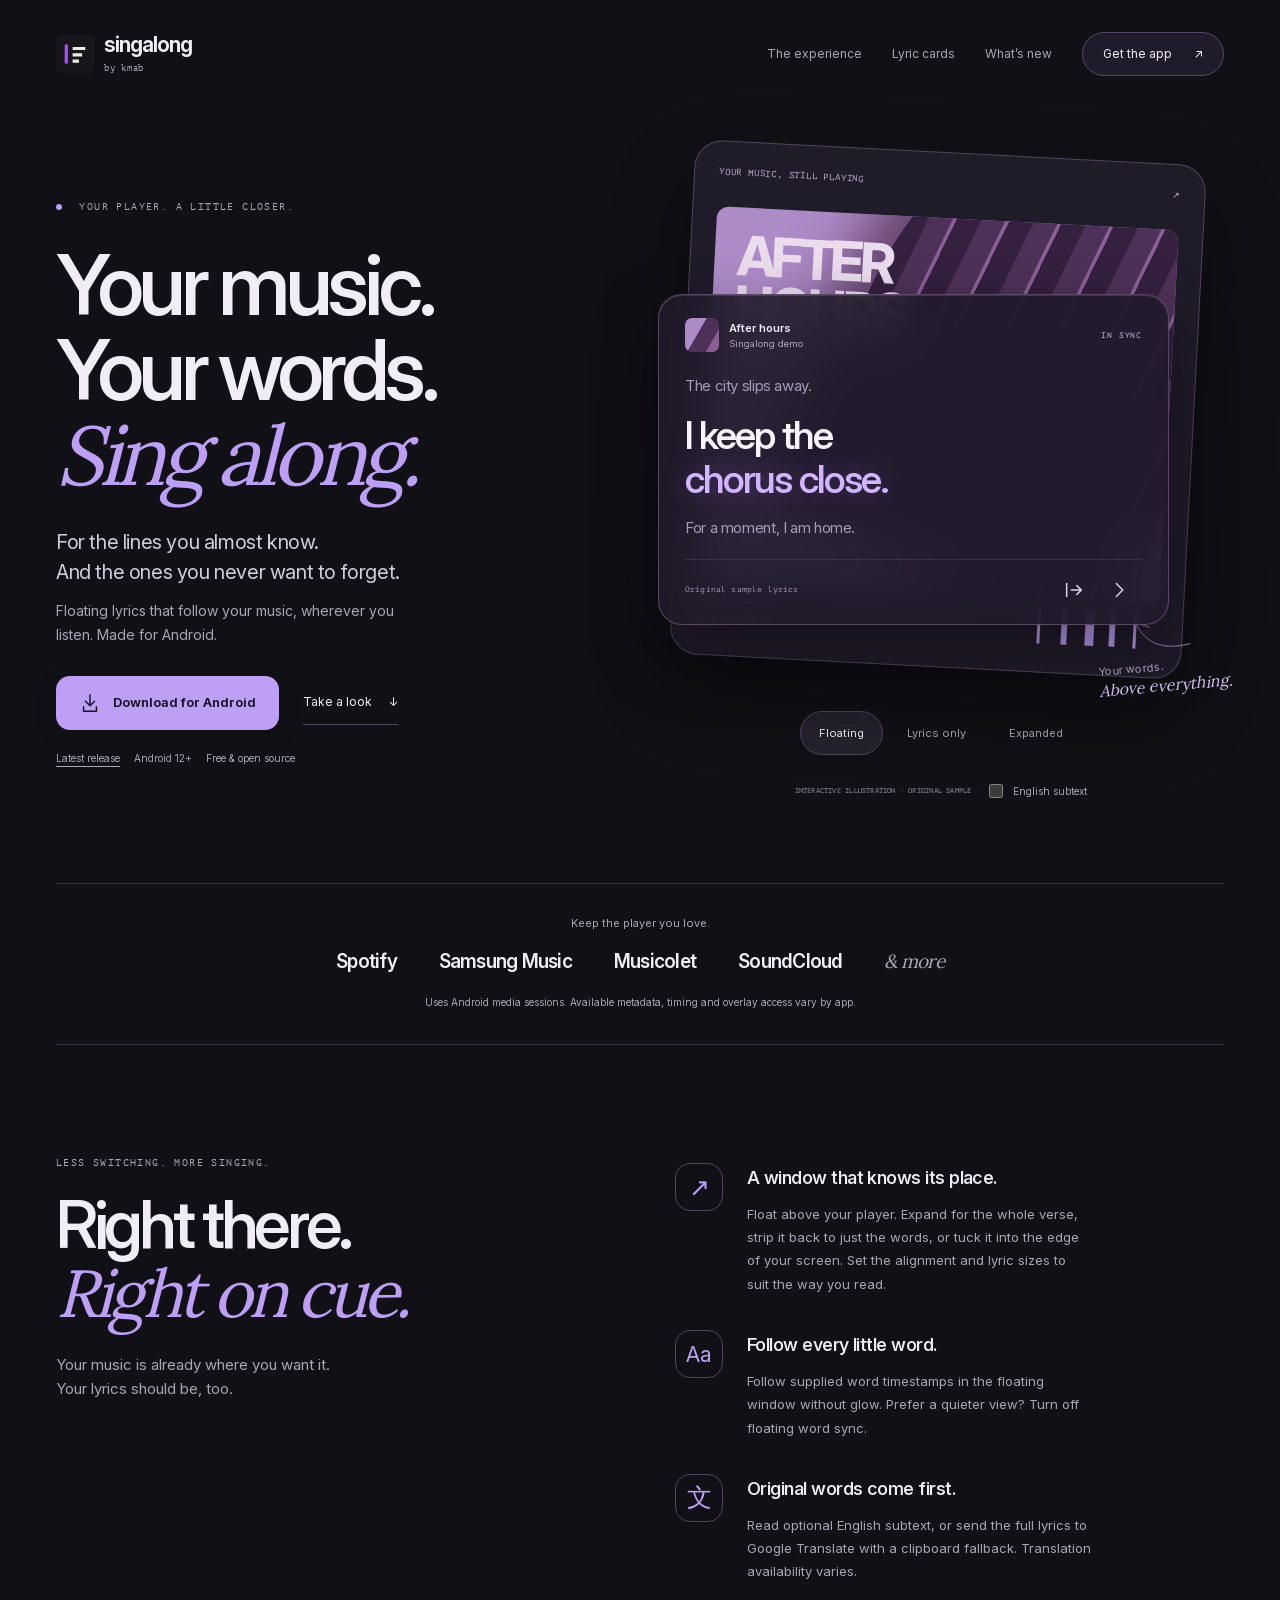
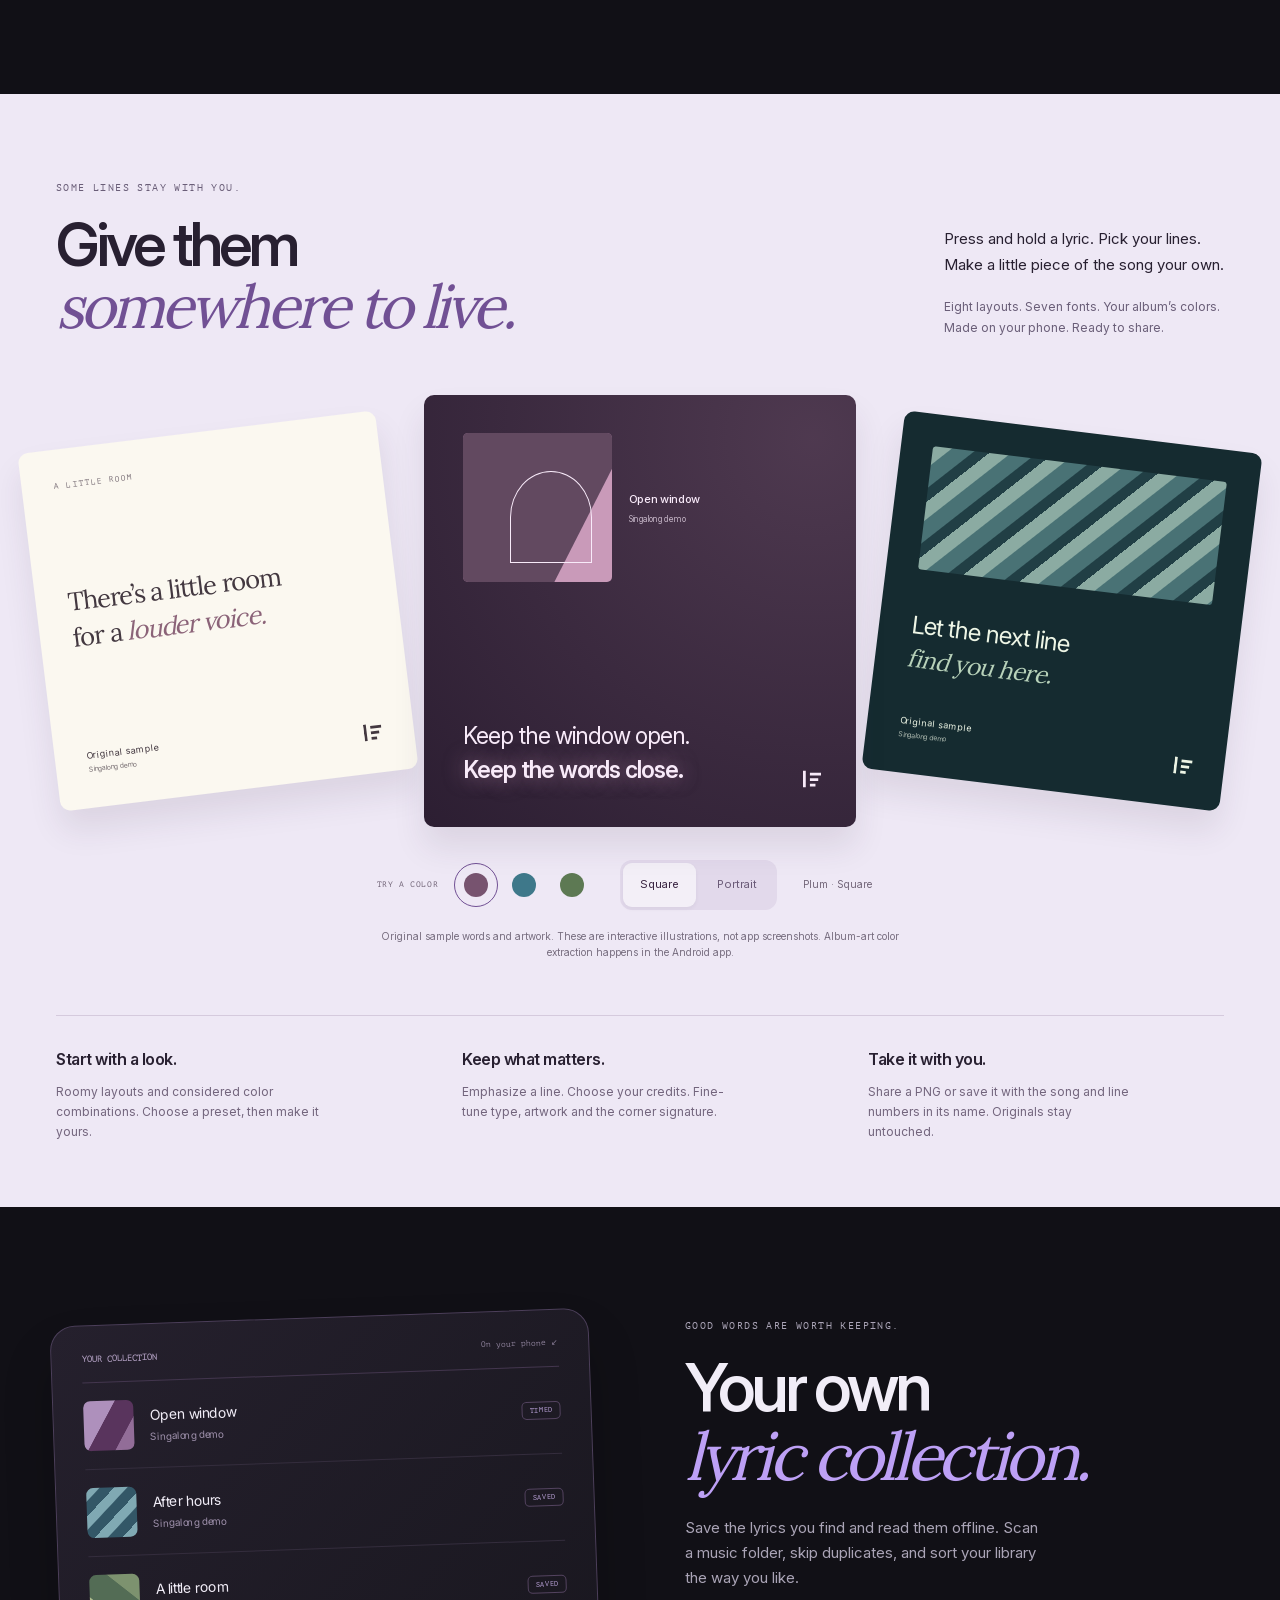
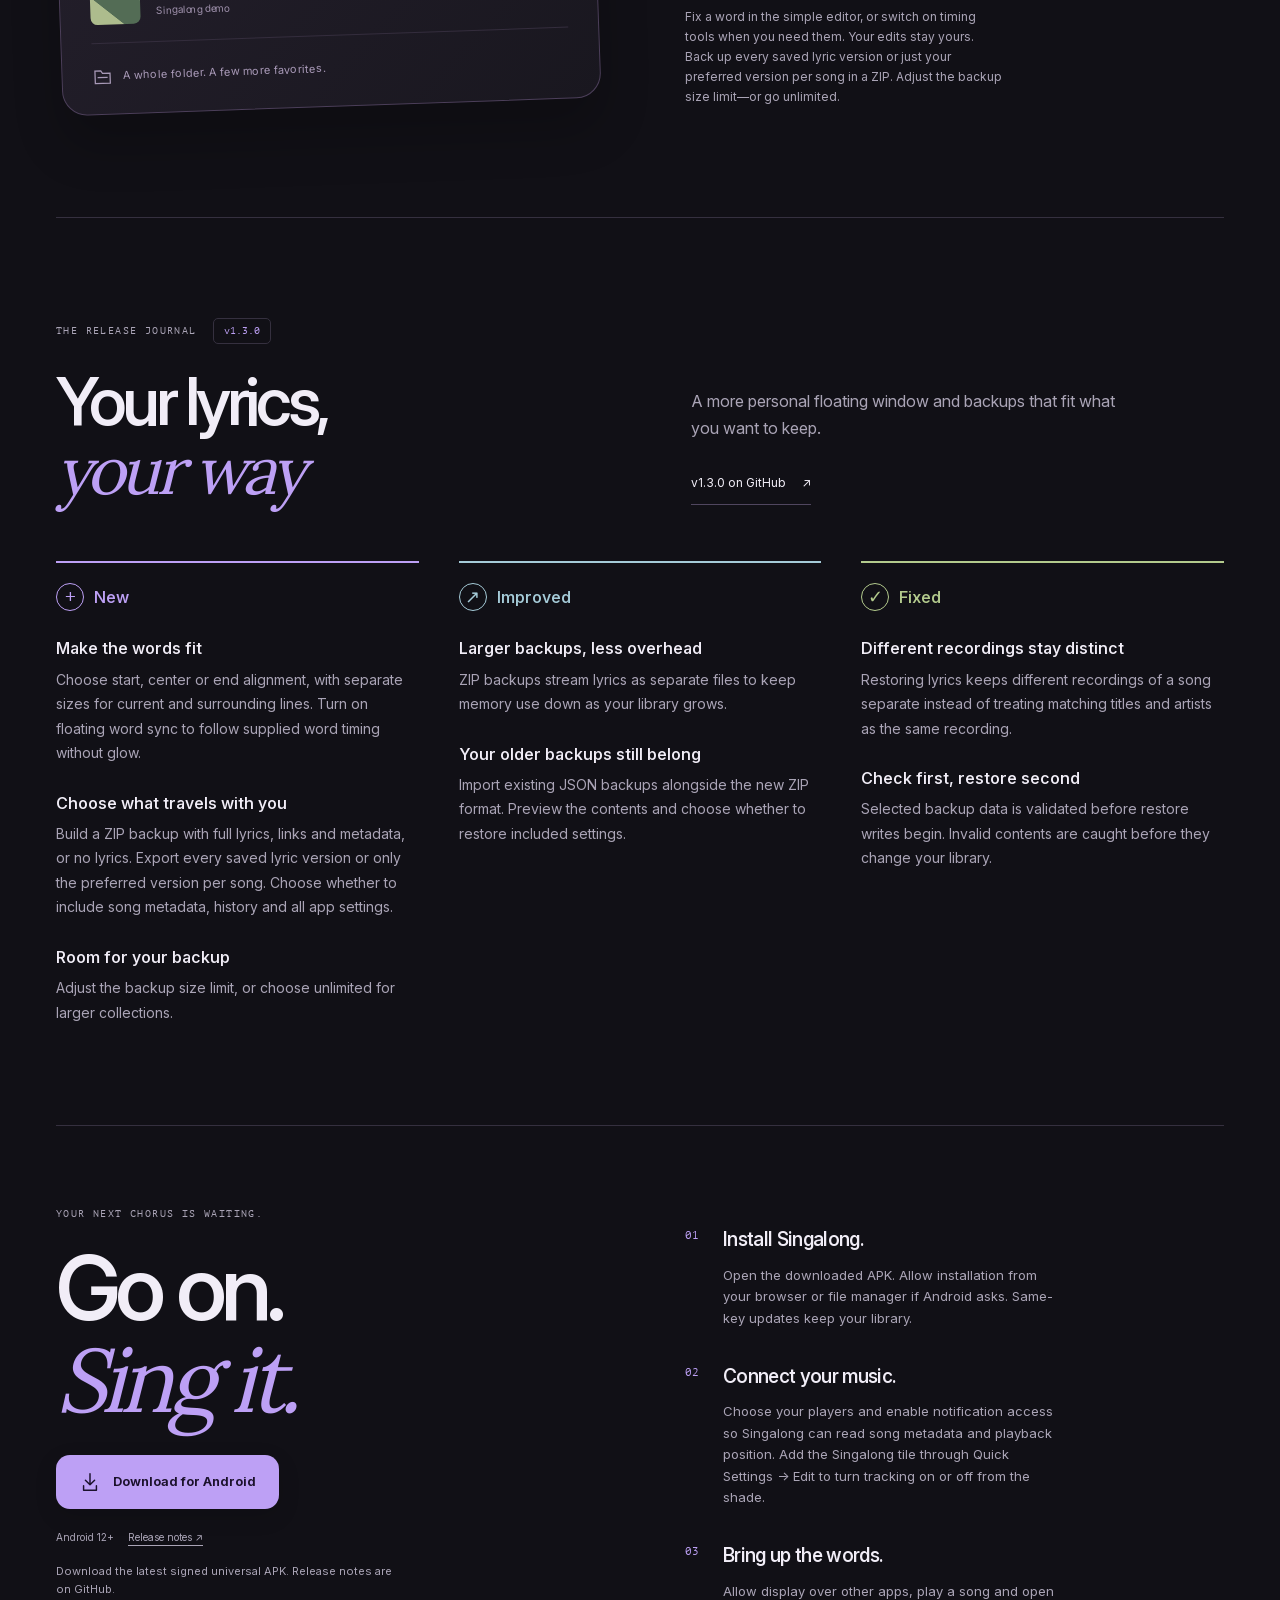
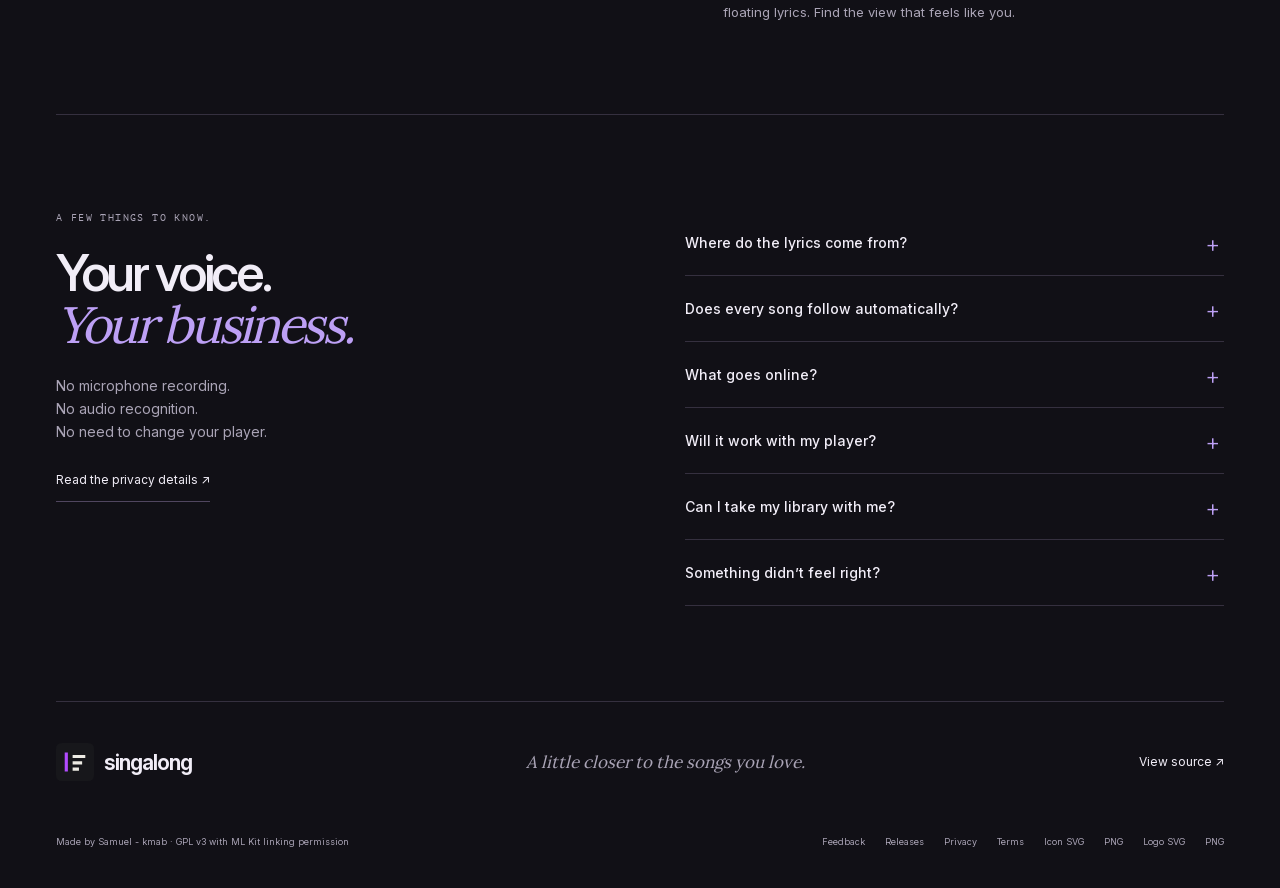
<file: docs/index.html>
<!doctype html>
<html lang="en">
  <head>
    <meta charset="utf-8" />
    <meta name="viewport" content="width=device-width, initial-scale=1" />
    <meta name="theme-color" content="#111016" />
    <meta
      name="description"
      content="Your music. Your words. Singalong brings floating lyrics, word sync and beautifully personal lyric cards to Android."
    />
    <meta property="og:title" content="singalong — Your music. Your words." />
    <meta
      property="og:description"
      content="Follow the song, keep your favorite lines, and make them yours. A free, open-source lyrics companion for Android."
    />
    <link rel="icon" href="assets/singalong-icon.svg" type="image/svg+xml" />
    <link rel="canonical" href="https://kmab5.github.io/singalong/" />
    <link rel="stylesheet" href="site.css" />
    <script src="site.js" defer></script>
    <title>singalong — Your music. Your words.</title>
  </head>
  <body>
    <a class="skip-link" href="#main">Skip to content</a>
    <header class="site-header wrap">
      <a class="brand" href="#" aria-label="Singalong home"
        ><img
          src="assets/singalong-icon.svg"
          alt=""
          width="38"
          height="38"
        /><span>singalong<span class="brand-credit">by kmab</span></span></a
      >
      <nav aria-label="Main navigation">
        <a href="#experience">The experience</a><a href="#cards">Lyric cards</a><a href="#release-notes">What’s new</a
        ><a
          class="nav-download"
          data-apk-download
          href="https://github.com/kmab5/singalong/releases/latest/download/singalong.apk"
          >Get the app <span aria-hidden="true">↗</span></a
        >
      </nav>
    </header>
    <main id="main">
      <section class="hero wrap" aria-labelledby="hero-title">
        <div class="hero-copy">
          <p class="eyebrow">
            <span class="status-light" aria-hidden="true"></span> YOUR PLAYER. A
            LITTLE CLOSER.
          </p>
          <h1 id="hero-title">
            Your music.<br />Your words.<br /><em>Sing along.</em>
          </h1>
          <p class="hero-description">
            For the lines you almost know.<br />And the ones you never want to
            forget.
          </p>
          <p class="hero-detail">
            Floating lyrics that follow your music, wherever you listen. Made
            for Android.
          </p>
          <div class="hero-actions">
            <a
              class="button primary"
              id="apk-download"
              data-apk-download
              href="https://github.com/kmab5/singalong/releases/latest/download/singalong.apk"
              ><svg viewBox="0 0 24 24" aria-hidden="true">
                <path d="M12 3v12m-5-5 5 5 5-5M5 16v5h14v-5" /></svg
              >Download for Android</a
            ><a class="text-link" href="#experience"
              >Take a look <span aria-hidden="true">↓</span></a
            >
          </div>
          <p class="download-meta">
            <a
              data-release-link
              href="https://github.com/kmab5/singalong/releases/latest"
              ><span data-release-version>Latest release</span></a
            ><span>Android 12+</span><span>Free &amp; open source</span>
          </p>
        </div>
        <div class="hero-visual" id="experience">
          <div class="demo-stage" data-mode="floating">
            <div class="player-backdrop" aria-hidden="true">
              <div class="player-top">
                YOUR MUSIC, STILL PLAYING <span>↗</span>
              </div>
              <div class="album-poster">
                <div class="poster-lines"></div>
                <div class="poster-title">
                  AFTER<br />HOURS<span>AN ORIGINAL SAMPLE</span>
                </div>
              </div>
              <div class="player-bottom">
                <span>After hours<small>Singalong demo</small></span
                ><span class="player-bars">▏▎▍▎▏</span>
              </div>
            </div>
            <article
              class="lyric-window"
              aria-label="Interactive floating lyric illustration"
            >
              <div class="lyric-header">
                <div class="mini-art" aria-hidden="true"></div>
                <div>
                  <strong>After hours</strong><span>Singalong demo</span>
                </div>
                <span class="sync-label">IN SYNC</span>
              </div>
              <div class="lyric-content">
                <p class="previous-line" id="sample-previous">
                  The city slips away.
                </p>
                <p class="current-line" id="sample-line">
                  I keep the<br /><em>chorus close.</em>
                </p>
                <p class="subtext" id="sample-translation" hidden>
                  I keep the chorus close.
                </p>
                <p class="next-line" id="sample-next">
                  For a moment, I am home.
                </p>
              </div>
              <div class="lyric-toolbar">
                <span class="lyric-source">Original sample lyrics</span
                ><button
                  id="demo-dock"
                  aria-label="Dock sample lyrics"
                  title="Dock"
                >
                  <svg viewBox="0 0 24 24" aria-hidden="true">
                    <path d="M4 5v14M9 12h11m-5-5 5 5-5 5" />
                  </svg></button
                ><button
                  id="next-line"
                  aria-label="Next sample line"
                  title="Next line"
                >
                  <svg viewBox="0 0 24 24" aria-hidden="true">
                    <path d="m8 5 7 7-7 7" />
                  </svg>
                </button>
              </div>
            </article>
            <button
              class="edge-handle"
              id="edge-handle"
              aria-label="Restore sample lyrics"
              hidden
            >
              <svg viewBox="0 0 24 24" aria-hidden="true">
                <path d="M7 7v10m5-13v16m5-10v4" />
              </svg>
            </button>
            <div class="floating-note" aria-hidden="true">
              Your words.<br /><em>Above everything.</em
              ><svg viewBox="0 0 70 40">
                <path d="M4 4q45-8 57 28m-15-7 15 7 2-16" />
              </svg>
            </div>
          </div>
          <div
            class="demo-options"
            role="group"
            aria-label="Sample lyric display"
          >
            <button data-mode="floating" aria-pressed="true">Floating</button
            ><button data-mode="minimal" aria-pressed="false">
              Lyrics only</button
            ><button data-mode="expanded" aria-pressed="false">Expanded</button>
          </div>
          <div class="demo-caption">
            <span>INTERACTIVE ILLUSTRATION · ORIGINAL SAMPLE</span
            ><label
              ><input id="translation" type="checkbox" /> English subtext</label
            >
          </div>
          <noscript
            ><p class="demo-fallback">
              Enable JavaScript to try the illustration. Downloads and feature
              information work without it.
            </p></noscript
          >
        </div>
      </section>
      <section class="players wrap" aria-label="Music player compatibility">
        <p>Keep the player you love.</p>
        <div>
          <span>Spotify</span><span>Samsung Music</span><span>Musicolet</span
          ><span>SoundCloud</span><span class="players-more">&amp; more</span>
        </div>
        <small
          >Uses Android media sessions. Available metadata, timing and overlay
          access vary by app.</small
        >
      </section>

      <section class="reading-section wrap" aria-labelledby="reading-title">
        <div class="section-heading">
          <p class="eyebrow">LESS SWITCHING. MORE SINGING.</p>
          <h2 id="reading-title">Right there.<br /><em>Right on cue.</em></h2>
          <p>
            Your music is already where you want it.<br />Your lyrics should be,
            too.
          </p>
        </div>
        <div class="reading-features">
          <article>
            <span class="feature-symbol" aria-hidden="true">↗</span>
            <div>
              <h3>A window that knows its place.</h3>
              <p>
                Float above your player. Expand for the whole verse, strip it
                back to just the words, or tuck it into the edge of your screen.
                Set the alignment and lyric sizes to suit the way you read.
              </p>
            </div>
          </article>
          <article>
            <span class="feature-symbol word-symbol" aria-hidden="true"
              >Aa</span
            >
            <div>
              <h3>Follow every little word.</h3>
              <p>
                Follow supplied word timestamps in the floating window without
                glow. Prefer a quieter view? Turn off floating word sync.
              </p>
            </div>
          </article>
          <article>
            <span class="feature-symbol" aria-hidden="true">文</span>
            <div>
              <h3>Original words come first.</h3>
              <p>
                Read optional English subtext, or send the full lyrics to Google
                Translate with a clipboard fallback. Translation availability
                varies.
              </p>
            </div>
          </article>
        </div>
      </section>

      <section class="card-section" id="cards" aria-labelledby="cards-title">
        <div class="wrap">
          <div class="card-section-heading">
            <div>
              <p class="eyebrow">SOME LINES STAY WITH YOU.</p>
              <h2 id="cards-title">
                Give them<br /><em>somewhere to live.</em>
              </h2>
            </div>
            <div>
              <p>
                Press and hold a lyric. Pick your lines.<br />Make a little
                piece of the song your own.
              </p>
              <p class="section-aside">
                Eight layouts. Seven fonts. Your album’s colors.<br />Made on
                your phone. Ready to share.
              </p>
            </div>
          </div>
          <div
            class="card-gallery"
            id="card-gallery"
            data-palette="plum"
            data-format="square"
          >
            <article
              class="side-card paper-card"
              aria-label="Typography card illustration"
            >
              <span class="card-kicker">A LITTLE ROOM</span>
              <p>There’s a little room<br />for a <em>louder voice.</em></p>
              <div class="card-byline">
                <span>Original sample<br /><small>Singalong demo</small></span
                ><svg viewBox="0 0 26 24" aria-label="Singalong">
                  <path
                    d="M0 0h4v24H0zm10 3h16v4H10zm0 8h12v4H10zm0 8h8v4h-8z"
                  />
                </svg>
              </div>
            </article>
            <article
              class="featured-card"
              id="sample-card"
              aria-label="Customizable lyric card illustration"
            >
              <div class="card-art-row">
                <div class="card-art" aria-hidden="true"><span></span></div>
                <div>
                  <strong>Open window</strong><span>Singalong demo</span>
                </div>
              </div>
              <p>Keep the window open.<br /><em>Keep the words close.</em></p>
              <svg class="card-mark" viewBox="0 0 26 24" aria-label="Singalong">
                <path d="M0 0h4v24H0zm10 3h16v4H10zm0 8h12v4H10zm0 8h8v4h-8z" />
              </svg>
            </article>
            <article
              class="side-card night-card"
              aria-label="Artwork card illustration"
            >
              <div class="night-art" aria-hidden="true"></div>
              <p>Let the next line<br /><em>find you here.</em></p>
              <div class="card-byline">
                <span>Original sample<br /><small>Singalong demo</small></span
                ><svg viewBox="0 0 26 24" aria-label="Singalong">
                  <path
                    d="M0 0h4v24H0zm10 3h16v4H10zm0 8h12v4H10zm0 8h8v4h-8z"
                  />
                </svg>
              </div>
            </article>
          </div>
          <div class="card-playground">
            <div
              class="palette-picker"
              role="group"
              aria-label="Sample card palette"
            >
              <span>TRY A COLOR</span
              ><button
                data-palette="plum"
                aria-pressed="true"
                aria-label="Plum palette"
              >
                <i></i></button
              ><button
                data-palette="tide"
                aria-pressed="false"
                aria-label="Tide palette"
              >
                <i></i></button
              ><button
                data-palette="moss"
                aria-pressed="false"
                aria-label="Moss palette"
              >
                <i></i>
              </button>
            </div>
            <div
              class="format-picker"
              role="group"
              aria-label="Sample card format"
            >
              <button data-format="square" aria-pressed="true">Square</button
              ><button data-format="portrait" aria-pressed="false">
                Portrait
              </button>
            </div>
            <p id="card-description" aria-live="polite">Plum · Square</p>
          </div>
          <p class="illustration-note">
            Original sample words and artwork. These are interactive
            illustrations, not app screenshots. Album-art color extraction
            happens in the Android app.
          </p>
          <div class="card-details">
            <div>
              <h3>Start with a look.</h3>
              <p>
                Roomy layouts and considered color combinations. Choose a
                preset, then make it yours.
              </p>
            </div>
            <div>
              <h3>Keep what matters.</h3>
              <p>
                Emphasize a line. Choose your credits. Fine-tune type, artwork
                and the corner signature.
              </p>
            </div>
            <div>
              <h3>Take it with you.</h3>
              <p>
                Share a PNG or save it with the song and line numbers in its
                name. Originals stay untouched.
              </p>
            </div>
          </div>
        </div>
      </section>

      <section class="library-section wrap" aria-labelledby="library-title">
        <div
          class="library-illustration"
          aria-label="Saved library illustration with original sample songs"
        >
          <div class="library-top">
            <span>YOUR COLLECTION</span><span>On your phone ↙</span>
          </div>
          <div class="library-row">
            <span class="cover-tile plum"></span
            ><span>Open window<small>Singalong demo</small></span
            ><span class="saved-label">TIMED</span>
          </div>
          <div class="library-row">
            <span class="cover-tile tide"></span
            ><span>After hours<small>Singalong demo</small></span
            ><span class="saved-label">SAVED</span>
          </div>
          <div class="library-row">
            <span class="cover-tile moss"></span
            ><span>A little room<small>Singalong demo</small></span
            ><span class="saved-label">SAVED</span>
          </div>
          <div class="library-bottom">
            <svg viewBox="0 0 24 24" aria-hidden="true">
              <path d="M3 6h7l2 3h9v12H3zM6 14h12" />
            </svg>
            A whole folder. A few more favorites.
          </div>
        </div>
        <div class="section-heading">
          <p class="eyebrow">GOOD WORDS ARE WORTH KEEPING.</p>
          <h2 id="library-title">Your own<br /><em>lyric collection.</em></h2>
          <p>
            Save the lyrics you find and read them offline. Scan a music folder,
            skip duplicates, and sort your library the way you like.
          </p>
          <p class="section-aside">
            Fix a word in the simple editor, or switch on timing tools when you
            need them. Your edits stay yours. Back up every saved lyric version
            or just your preferred version per song in a ZIP. Adjust the backup
            size limit—or go unlimited.
          </p>
        </div>
      </section>

      <section class="release-section wrap" id="release-notes" aria-labelledby="notes-heading" data-notes-version="1.3.0">
        <div class="release-heading">
          <div>
            <p class="eyebrow">THE RELEASE JOURNAL <span class="release-version">v1.3.0</span></p>
            <h2 id="notes-heading">Your lyrics,<br /><em>your way.</em></h2>
          </div>
          <div class="release-intro">
            <p id="notes-summary">A more personal floating window and backups that fit what you want to keep.</p>
            <a class="text-link" id="notes-github" href="https://github.com/kmab5/singalong/releases/tag/v1.3.0">v1.3.0 on GitHub <span aria-hidden="true">↗</span></a>
          </div>
        </div>
        <div class="release-groups" id="notes-content" hidden></div>
        <p class="notes-fallback" id="notes-fallback">Explore the v1.3.0 changes in the <a href="https://github.com/kmab5/singalong/releases/tag/v1.3.0">release notes on GitHub ↗</a>.</p>
      </section>

      <section
        class="download-section wrap"
        id="download"
        aria-labelledby="download-title"
      >
        <div class="download-heading">
          <p class="eyebrow">YOUR NEXT CHORUS IS WAITING.</p>
          <h2 id="download-title">Go on.<br /><em>Sing it.</em></h2>
          <a
            class="button primary"
            data-apk-download
            href="https://github.com/kmab5/singalong/releases/latest/download/singalong.apk"
            ><svg viewBox="0 0 24 24" aria-hidden="true">
              <path d="M12 3v12m-5-5 5 5 5-5M5 16v5h14v-5" /></svg
            >Download for Android</a
          >
          <p class="download-meta">
            <span>Android 12+</span
            ><a
              data-release-link
              href="https://github.com/kmab5/singalong/releases/latest"
              >Release notes ↗</a
            >
          </p>
          <p class="release-status" id="release-status" aria-live="polite">
            The latest signed universal APK, directly from GitHub.
          </p>
          <details class="apk-options" id="apk-options" hidden>
            <summary>Other APK downloads</summary>
            <p>
              The main download is universal. Choose a smaller APK if you know
              your device’s architecture.
            </p>
            <ul id="apk-variants"></ul>
          </details>
        </div>
        <ol class="setup-steps">
          <li>
            <span>01</span>
            <div>
              <h3>Install Singalong.</h3>
              <p>
                Open the downloaded APK. Allow installation from your browser or
                file manager if Android asks. Same-key updates keep your
                library.
              </p>
            </div>
          </li>
          <li>
            <span>02</span>
            <div>
              <h3>Connect your music.</h3>
              <p>
                Choose your players and enable notification access so Singalong
                can read song metadata and playback position. Add the Singalong
                tile through Quick Settings → Edit to turn tracking on or off
                from the shade.
              </p>
            </div>
          </li>
          <li>
            <span>03</span>
            <div>
              <h3>Bring up the words.</h3>
              <p>
                Allow display over other apps, play a song and open floating
                lyrics. Find the view that feels like you.
              </p>
            </div>
          </li>
        </ol>
      </section>

      <section class="faq-section wrap" aria-labelledby="faq-title">
        <div>
          <p class="eyebrow">A FEW THINGS TO KNOW.</p>
          <h2 id="faq-title">Your voice.<br /><em>Your business.</em></h2>
          <p>
            No microphone recording.<br />No audio recognition.<br />No need to
            change your player.
          </p>
          <a
            class="text-link"
            href="privacy.html"
            >Read the privacy details ↗</a
          >
        </div>
        <div class="faq">
          <details>
            <summary>Where do the lyrics come from?</summary>
            <p>
              LRCLIB supplies timed and plain lyrics, with lyrics.ovh as a
              plain-text fallback. Coverage varies. Source attribution stays
              with saved versions.
            </p>
          </details>
          <details>
            <summary>Does every song follow automatically?</summary>
            <p>
              Following needs timestamps and playback position from your player.
              Floating word sync uses supplied word timing without glow;
              line-only timing can use estimated word progression. Untimed lyrics have optional
              experimental sync that you can turn off.
            </p>
          </details>
          <details>
            <summary>What goes online?</summary>
            <p>
              Song search details go to lyric providers, never audio. Optional
              English subtext sends opened lyrics to MyMemory, which stores
              submitted text. Google Translate is a separate external action. ML
              Kit identifies language locally but may send SDK metrics. Cards
              and album palettes render on your phone. This website has no
              analytics.
            </p>
          </details>
          <details>
            <summary>Will it work with my player?</summary>
            <p>
              Singalong uses Android media sessions. Compatibility depends on
              the metadata and playback position exposed by your player. Some
              Android screens intentionally hide overlays; Singalong respects
              those restrictions.
            </p>
          </details>
          <details>
            <summary>Can I take my library with me?</summary>
            <p>
              Export a ZIP with full lyrics, links and metadata, or no lyrics.
              Include every saved lyric version or only the preferred version
              per song. Choose whether to include song metadata, history and all app settings.
              Preview an import and choose whether to restore its settings. Older
              JSON backups still work. Adjust the backup size limit or choose
              unlimited for larger collections.
            </p>
          </details>
          <details>
            <summary>Something didn’t feel right?</summary>
            <p>
              Send the app version, player and steps through
              <a
                href="https://kmab5.github.io/kmab-feedback/?product=singalong&amp;source=web&amp;type=bug"
                >kmab feedback</a
              >. If the app offers a crash report, review it before sharing.
              Reports are never uploaded automatically.
            </p>
          </details>
        </div>
      </section>
    </main>
    <footer class="site-footer wrap">
      <div class="footer-top">
        <a class="brand" href="#"
          ><img
            src="assets/singalong-icon.svg"
            alt=""
            width="38"
            height="38"
          /><span>singalong</span></a
        >
        <p>A little closer to the songs you love.</p>
        <a href="https://github.com/kmab5/singalong">View source ↗</a>
      </div>
      <div class="footer-bottom">
        <span
          >Made by <a href="https://kmab5.github.io">Samuel - kmab</a> · GPL v3 with ML
          Kit linking permission</span
        >
        <div>
          <a
            href="https://kmab5.github.io/kmab-feedback/?product=singalong&amp;source=web"
            >Feedback</a
          ><a
            data-release-link
            href="https://github.com/kmab5/singalong/releases/latest"
            >Releases</a
          ><a href="privacy.html">Privacy</a><a href="terms.html">Terms</a><a href="assets/singalong-icon.svg" download>Icon SVG</a
          ><a href="assets/singalong-icon.png" download>PNG</a
          ><a href="assets/singalong-logo.svg" download>Logo SVG</a
          ><a href="assets/singalong-logo.png" download>PNG</a>
        </div>
      </div>
    </footer>
  </body>
</html>
</file>
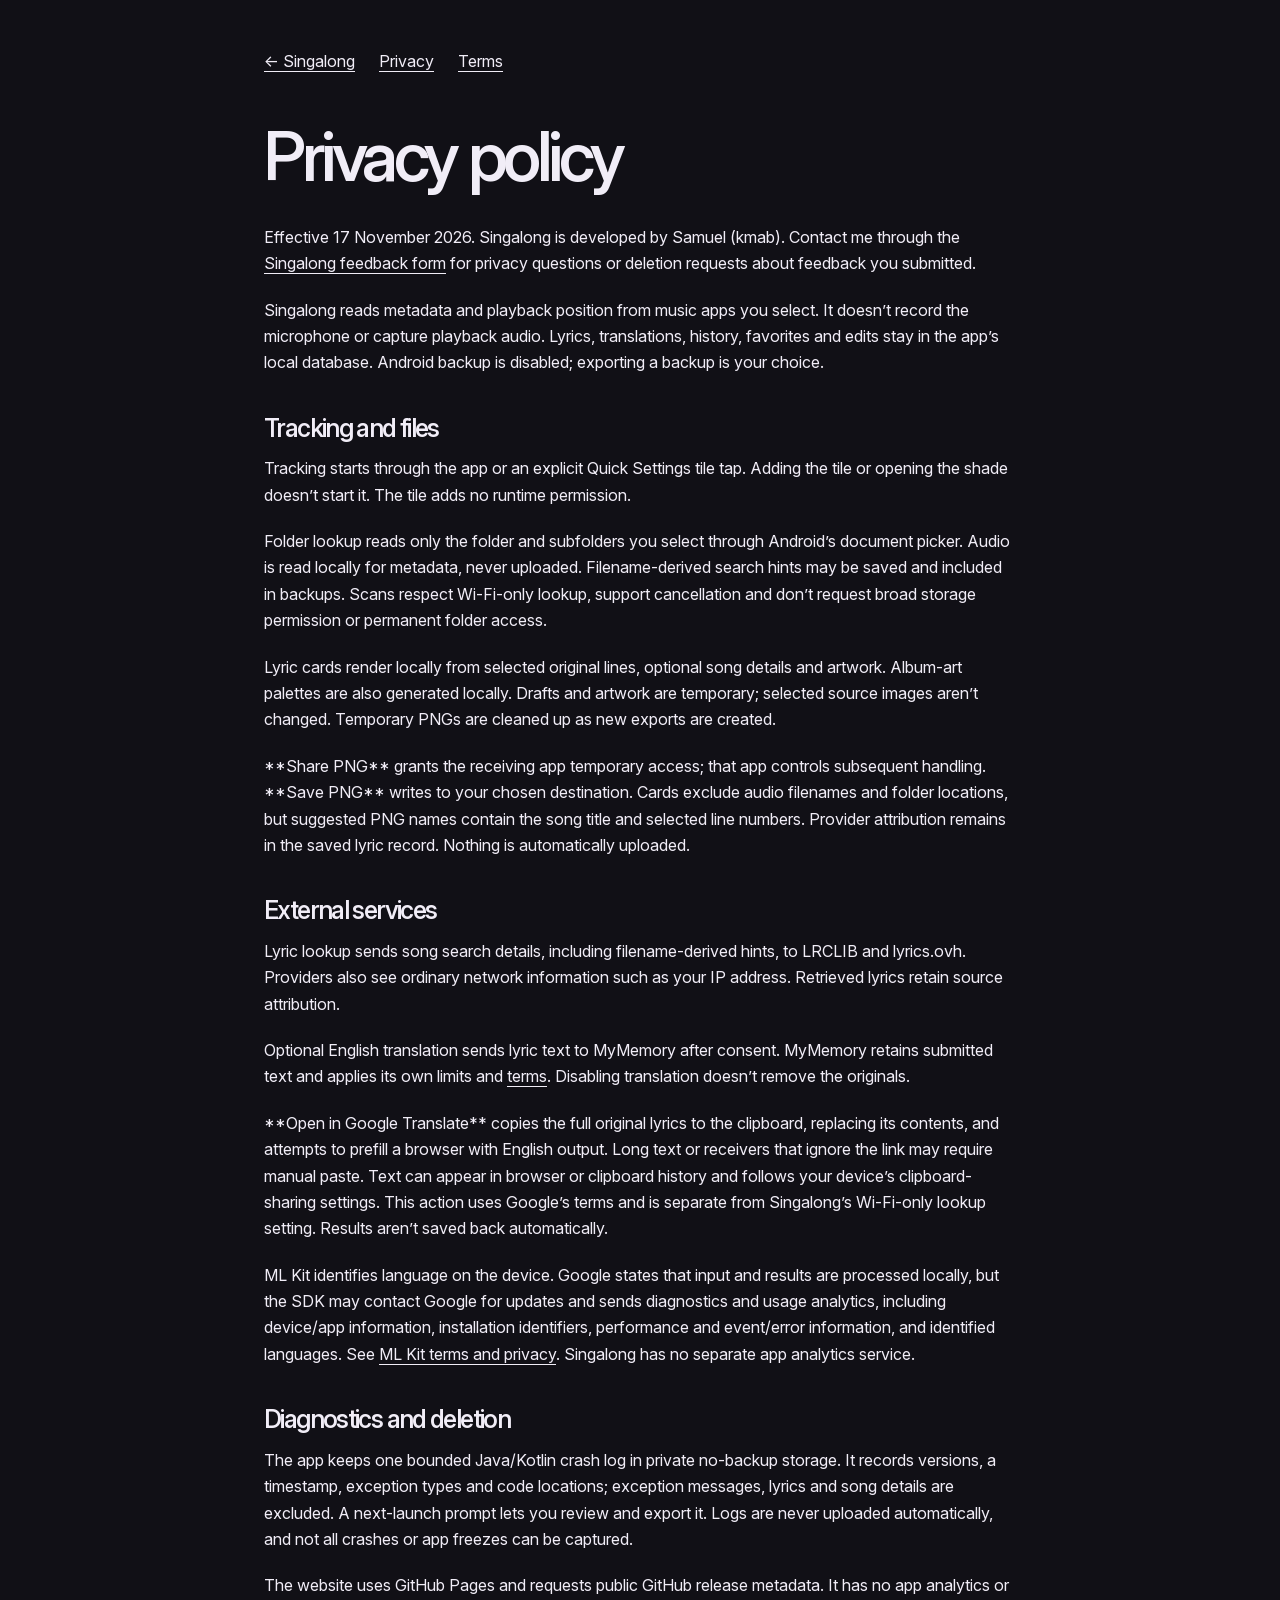
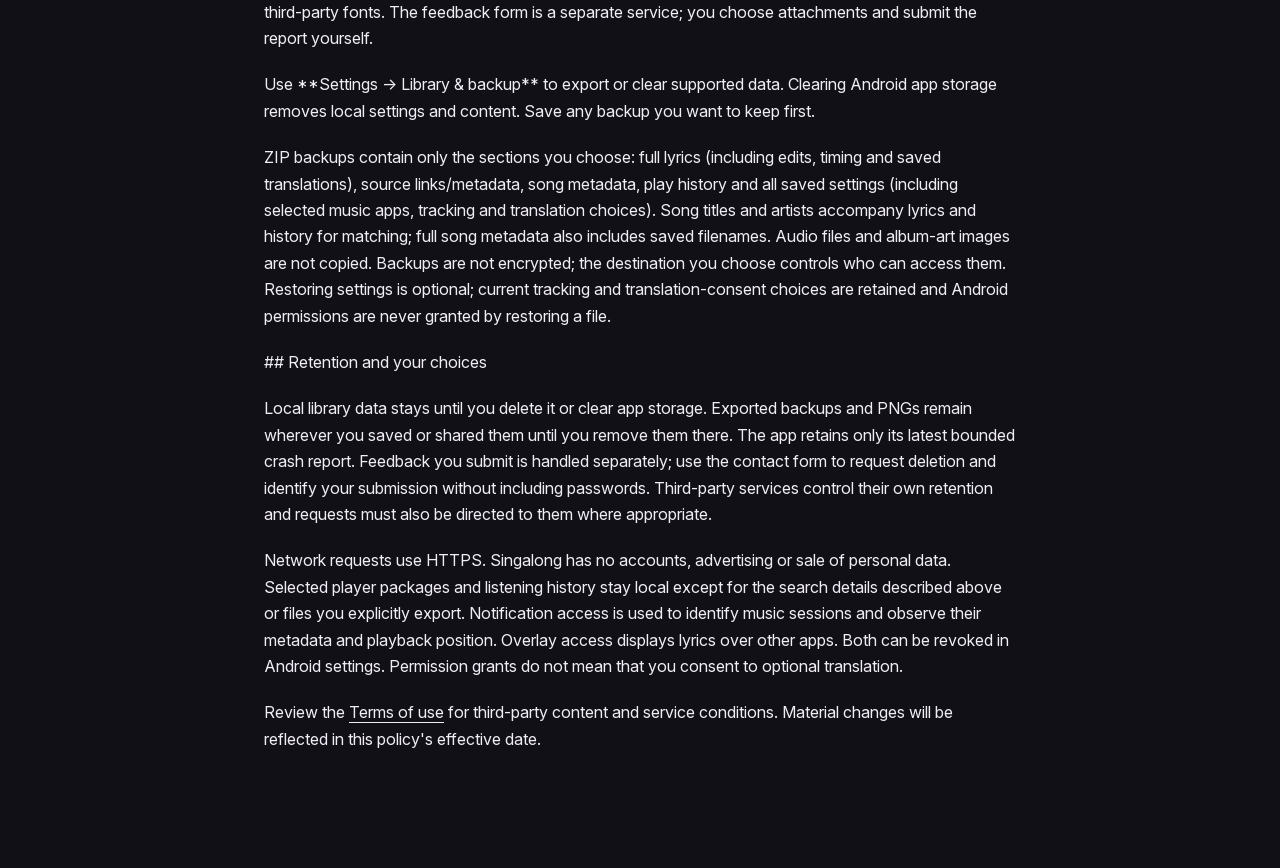
<file: docs/privacy.html>
<!doctype html><html lang="en"><head><meta charset="utf-8"><meta name="viewport" content="width=device-width,initial-scale=1"><title>Privacy · Singalong</title><link rel="stylesheet" href="site.css"><style>.legal{max-width:800px;margin:auto;padding:48px 24px 96px}.legal h1{font-size:clamp(40px,7vw,68px);margin:48px 0 32px}.legal h2{font-size:25px;margin:40px 0 14px}.legal p{margin:0 0 20px}.legal nav{display:flex;gap:24px;flex-wrap:wrap}.legal a{text-decoration:underline;text-underline-offset:4px}</style></head><body><main class="legal"><nav aria-label="Policy navigation"><a href="index.html">← Singalong</a><a href="privacy.html">Privacy</a><a href="terms.html">Terms</a></nav><h1>Privacy policy</h1>
<p>Effective 17 November 2026. Singalong is developed by Samuel (kmab). Contact me through the <a href="https://kmab5.github.io/kmab-feedback/?product=singalong">Singalong feedback form</a> for privacy questions or deletion requests about feedback you submitted.</p>
<p>Singalong reads metadata and playback position from music apps you select. It doesn’t record the microphone or capture playback audio. Lyrics, translations, history, favorites and edits stay in the app’s local database. Android backup is disabled; exporting a backup is your choice.</p>
<h2>Tracking and files</h2>
<p>Tracking starts through the app or an explicit Quick Settings tile tap. Adding the tile or opening the shade doesn’t start it. The tile adds no runtime permission.</p>
<p>Folder lookup reads only the folder and subfolders you select through Android’s document picker. Audio is read locally for metadata, never uploaded. Filename-derived search hints may be saved and included in backups. Scans respect Wi-Fi-only lookup, support cancellation and don’t request broad storage permission or permanent folder access.</p>
<p>Lyric cards render locally from selected original lines, optional song details and artwork. Album-art palettes are also generated locally. Drafts and artwork are temporary; selected source images aren’t changed. Temporary PNGs are cleaned up as new exports are created.</p>
<p>**Share PNG** grants the receiving app temporary access; that app controls subsequent handling. **Save PNG** writes to your chosen destination. Cards exclude audio filenames and folder locations, but suggested PNG names contain the song title and selected line numbers. Provider attribution remains in the saved lyric record. Nothing is automatically uploaded.</p>
<h2>External services</h2>
<p>Lyric lookup sends song search details, including filename-derived hints, to LRCLIB and lyrics.ovh. Providers also see ordinary network information such as your IP address. Retrieved lyrics retain source attribution.</p>
<p>Optional English translation sends lyric text to MyMemory after consent. MyMemory retains submitted text and applies its own limits and <a href="https://mymemory.translated.net/terms-and-conditions">terms</a>. Disabling translation doesn’t remove the originals.</p>
<p>**Open in Google Translate** copies the full original lyrics to the clipboard, replacing its contents, and attempts to prefill a browser with English output. Long text or receivers that ignore the link may require manual paste. Text can appear in browser or clipboard history and follows your device’s clipboard-sharing settings. This action uses Google’s terms and is separate from Singalong’s Wi-Fi-only lookup setting. Results aren’t saved back automatically.</p>
<p>ML Kit identifies language on the device. Google states that input and results are processed locally, but the SDK may contact Google for updates and sends diagnostics and usage analytics, including device/app information, installation identifiers, performance and event/error information, and identified languages. See <a href="https://developers.google.com/ml-kit/terms">ML Kit terms and privacy</a>. Singalong has no separate app analytics service.</p>
<h2>Diagnostics and deletion</h2>
<p>The app keeps one bounded Java/Kotlin crash log in private no-backup storage. It records versions, a timestamp, exception types and code locations; exception messages, lyrics and song details are excluded. A next-launch prompt lets you review and export it. Logs are never uploaded automatically, and not all crashes or app freezes can be captured.</p>
<p>The website uses GitHub Pages and requests public GitHub release metadata. It has no app analytics or third-party fonts. The feedback form is a separate service; you choose attachments and submit the report yourself.</p>
<p>Use **Settings → Library &amp; backup** to export or clear supported data. Clearing Android app storage removes local settings and content. Save any backup you want to keep first.</p>
<p>ZIP backups contain only the sections you choose: full lyrics (including edits, timing and saved translations), source links/metadata, song metadata, play history and all saved settings (including selected music apps, tracking and translation choices). Song titles and artists accompany lyrics and history for matching; full song metadata also includes saved filenames. Audio files and album-art images are not copied. Backups are not encrypted; the destination you choose controls who can access them. Restoring settings is optional; current tracking and translation-consent choices are retained and Android permissions are never granted by restoring a file.</p>
<p>
## Retention and your choices</p>
<p>Local library data stays until you delete it or clear app storage. Exported backups and PNGs remain wherever you saved or shared them until you remove them there. The app retains only its latest bounded crash report. Feedback you submit is handled separately; use the contact form to request deletion and identify your submission without including passwords. Third-party services control their own retention and requests must also be directed to them where appropriate.</p>
<p>Network requests use HTTPS. Singalong has no accounts, advertising or sale of personal data. Selected player packages and listening history stay local except for the search details described above or files you explicitly export. Notification access is used to identify music sessions and observe their metadata and playback position. Overlay access displays lyrics over other apps. Both can be revoked in Android settings. Permission grants do not mean that you consent to optional translation.</p>
<p>Review the <a href="https://kmab5.github.io/singalong/terms.html">Terms of use</a> for third-party content and service conditions. Material changes will be reflected in this policy&#x27;s effective date.
</p></main></body></html>
</file>
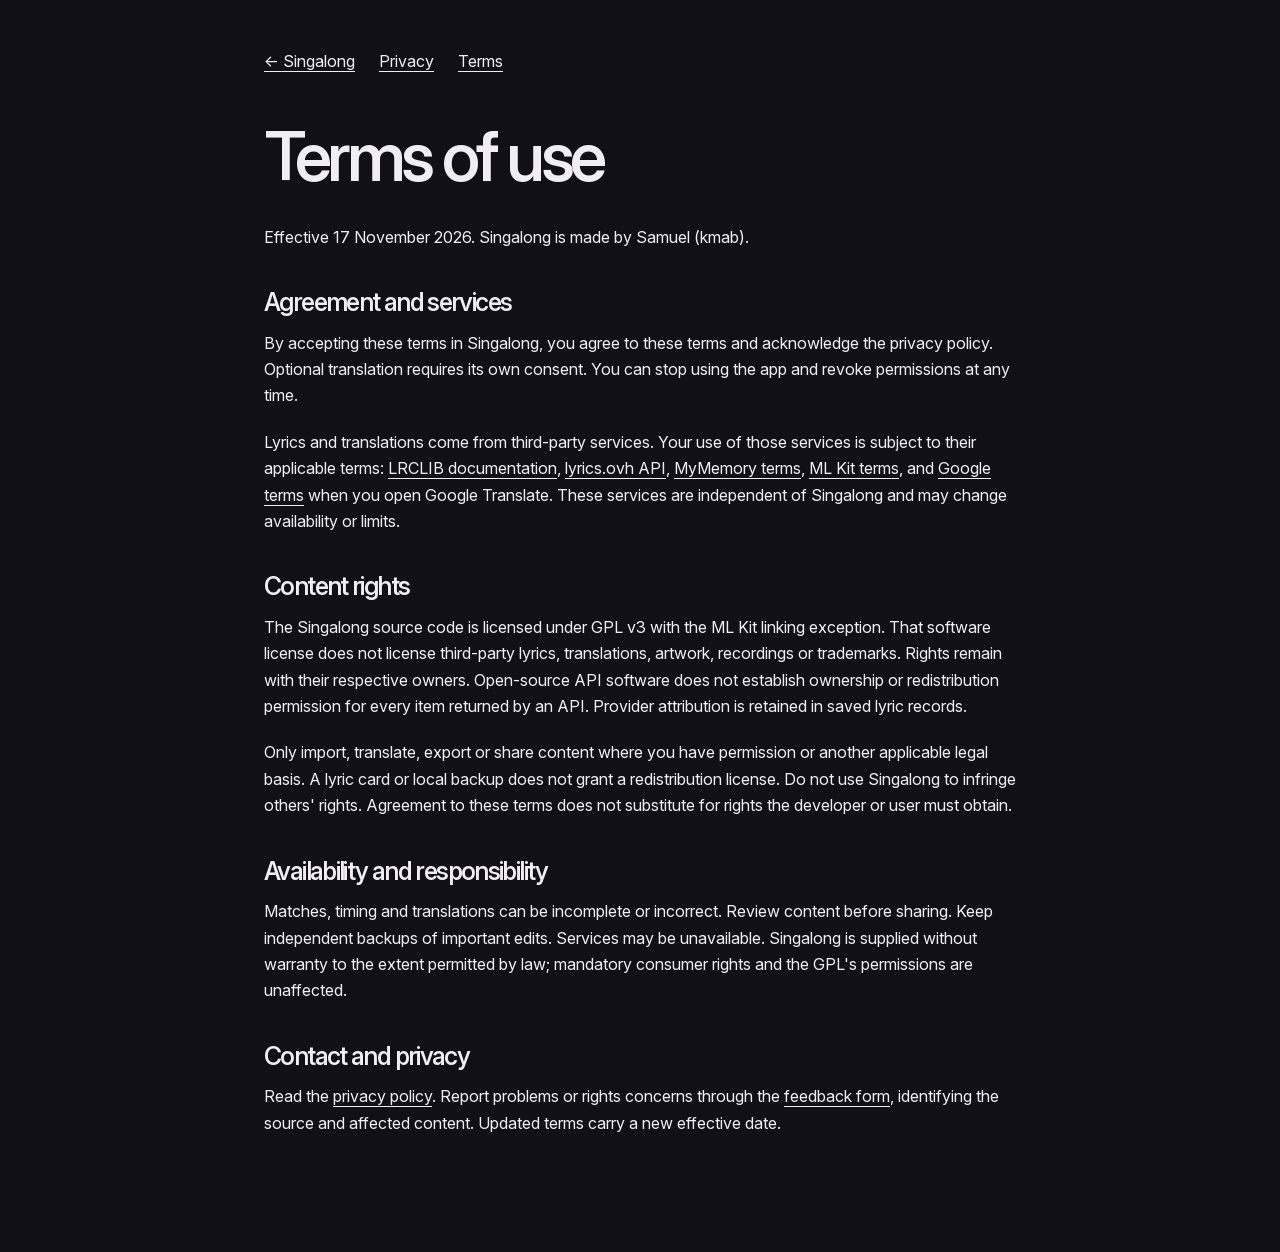
<file: docs/terms.html>
<!doctype html><html lang="en"><head><meta charset="utf-8"><meta name="viewport" content="width=device-width,initial-scale=1"><title>Terms · Singalong</title><link rel="stylesheet" href="site.css"><style>.legal{max-width:800px;margin:auto;padding:48px 24px 96px}.legal h1{font-size:clamp(40px,7vw,68px);margin:48px 0 32px}.legal h2{font-size:25px;margin:40px 0 14px}.legal p{margin:0 0 20px}.legal nav{display:flex;gap:24px;flex-wrap:wrap}.legal a{text-decoration:underline;text-underline-offset:4px}</style></head><body><main class="legal"><nav aria-label="Policy navigation"><a href="index.html">← Singalong</a><a href="privacy.html">Privacy</a><a href="terms.html">Terms</a></nav><h1>Terms of use</h1>
<p>Effective 17 November 2026. Singalong is made by Samuel (kmab).</p>
<h2>Agreement and services</h2>
<p>By accepting these terms in Singalong, you agree to these terms and acknowledge the privacy policy. Optional translation requires its own consent. You can stop using the app and revoke permissions at any time.</p>
<p>Lyrics and translations come from third-party services. Your use of those services is subject to their applicable terms: <a href="https://lrclib.net/docs">LRCLIB documentation</a>, <a href="https://github.com/NTag/lyrics.ovh">lyrics.ovh API</a>, <a href="https://mymemory.translated.net/terms-and-conditions">MyMemory terms</a>, <a href="https://developers.google.com/ml-kit/terms">ML Kit terms</a>, and <a href="https://policies.google.com/terms">Google terms</a> when you open Google Translate. These services are independent of Singalong and may change availability or limits.</p>
<h2>Content rights</h2>
<p>The Singalong source code is licensed under GPL v3 with the ML Kit linking exception. That software license does not license third-party lyrics, translations, artwork, recordings or trademarks. Rights remain with their respective owners. Open-source API software does not establish ownership or redistribution permission for every item returned by an API. Provider attribution is retained in saved lyric records.</p>
<p>Only import, translate, export or share content where you have permission or another applicable legal basis. A lyric card or local backup does not grant a redistribution license. Do not use Singalong to infringe others&#x27; rights. Agreement to these terms does not substitute for rights the developer or user must obtain.</p>
<h2>Availability and responsibility</h2>
<p>Matches, timing and translations can be incomplete or incorrect. Review content before sharing. Keep independent backups of important edits. Services may be unavailable. Singalong is supplied without warranty to the extent permitted by law; mandatory consumer rights and the GPL&#x27;s permissions are unaffected.</p>
<h2>Contact and privacy</h2>
<p>Read the <a href="https://kmab5.github.io/singalong/privacy.html">privacy policy</a>. Report problems or rights concerns through the <a href="https://kmab5.github.io/kmab-feedback/?product=singalong">feedback form</a>, identifying the source and affected content. Updated terms carry a new effective date.
</p></main></body></html>
</file>
<file: docs/site.css>
@font-face {
  font-family: Inter;
  src: url("assets/fonts/inter.woff2") format("woff2");
  font-weight: 100 900;
  font-display: swap;
}
@font-face {
  font-family: "PT Mono";
  src: url("assets/fonts/pt-mono.woff2") format("woff2");
  font-weight: 400;
  font-display: swap;
}
@font-face {
  font-family: Lora;
  src: url("assets/fonts/lora.ttf") format("truetype");
  font-weight: 400 700;
  font-display: swap;
}
:root {
  color-scheme: dark;
  --bg: #111016;
  --surface: #1b1922;
  --raised: #25212e;
  --text: #f1edf7;
  --muted: #aaa4b6;
  --accent: #bda0f5;
  --release-improved: #a5cbd8;
  --release-fixed: #b3ca8d;
  --line: #35303f;
  --light: #eee8f5;
  --ease: cubic-bezier(0.2, 0.7, 0.2, 1);
}
* {
  box-sizing: border-box;
}
html {
  scroll-behavior: smooth;
  scroll-padding-top: 32px;
}
body {
  margin: 0;
  background: var(--bg);
  color: var(--text);
  font:
    16px/1.65 Inter,
    Arial,
    sans-serif;
  -webkit-font-smoothing: antialiased;
}
button,
input {
  font: inherit;
}
a {
  color: inherit;
  text-decoration: none;
}
button,
a,
input,
summary {
  -webkit-tap-highlight-color: transparent;
}
button {
  cursor: pointer;
}
button:disabled {
  cursor: default;
}
button svg,
.button svg {
  width: 22px;
  height: 22px;
  fill: none;
  stroke: currentColor;
  stroke-width: 1.6;
  stroke-linecap: round;
  stroke-linejoin: round;
}
button:focus-visible,
a:focus-visible,
input:focus-visible,
summary:focus-visible {
  outline: 3px solid var(--accent);
  outline-offset: 5px;
}
::selection {
  background: var(--accent);
  color: var(--bg);
}
[hidden] {
  display: none !important;
}
.wrap {
  width: min(1280px, calc(100% - 112px));
  margin-inline: auto;
}
h1,
h2,
h3,
p {
  margin: 0;
}
h1,
h2 {
  font-weight: 550;
  letter-spacing: -0.065em;
  line-height: 1.02;
}
h2 {
  font-size: clamp(44px, 5.2vw, 72px);
}
h1 em,
h2 em {
  font-family: Lora, Georgia, serif;
  font-weight: 400;
  letter-spacing: -0.065em;
  color: var(--accent);
}
.eyebrow {
  font-family: "PT Mono", monospace;
  font-size: 10px;
  letter-spacing: 0.14em;
  line-height: 1.6;
  color: var(--muted);
}
.skip-link {
  position: fixed;
  left: 16px;
  top: -100px;
  background: var(--accent);
  color: var(--bg);
  padding: 12px 20px;
  z-index: 50;
  border-radius: 10px;
}
.skip-link:focus {
  top: 12px;
}
.site-header {
  height: 108px;
  display: flex;
  align-items: center;
  justify-content: space-between;
  gap: 24px;
}
.brand {
  display: inline-flex;
  align-items: center;
  gap: 10px;
  font-size: 21px;
  font-weight: 650;
  letter-spacing: -0.05em;
  line-height: 1.2;
}
.brand img {
  display: block;
}
.brand-credit {
  display: block;
  font:
    9px/1.6 "PT Mono",
    monospace;
  letter-spacing: 0.08em;
  color: var(--muted);
  margin-top: 4px;
}
.site-header nav {
  display: flex;
  align-items: center;
  gap: 30px;
  font-size: 12px;
}
.site-header nav > a {
  min-height: 44px;
  display: flex;
  align-items: center;
}
.site-header nav > a:not(.nav-download) {
  color: var(--muted);
}
.site-header nav > a:hover {
  color: var(--text);
}
.nav-download {
  border: 1px solid #554768;
  border-radius: 40px;
  padding: 8px 20px;
  gap: 22px;
  background: #201b2a;
}
.hero {
  display: grid;
  grid-template-columns: 1fr 1fr;
  gap: 36px;
  padding-block: 44px 70px;
  align-items: center;
  min-height: 720px;
}
.status-light {
  display: inline-block;
  width: 6px;
  height: 6px;
  border-radius: 50%;
  background: var(--accent);
  margin-right: 10px;
  vertical-align: middle;
}
.hero h1 {
  font-size: clamp(64px, 6.5vw, 92px);
  margin-top: 28px;
}
.hero-description {
  font-size: 20px;
  line-height: 1.5;
  letter-spacing: -0.02em;
  margin-top: 30px;
  color: #d3ccdf;
}
.hero-detail {
  font-size: 14px;
  color: var(--muted);
  max-width: 38ch;
  margin-top: 12px;
}
.hero-actions {
  display: flex;
  gap: 24px;
  align-items: center;
  flex-wrap: wrap;
  margin-top: 30px;
}
.button {
  display: inline-flex;
  min-height: 54px;
  align-items: center;
  justify-content: center;
  gap: 12px;
  padding: 14px 23px;
  border-radius: 14px;
  font-size: 13px;
  font-weight: 650;
  transition:
    background 0.2s,
    transform 0.2s;
}
.primary {
  background: var(--accent);
  color: #1b112b;
  box-shadow: 0 7px 22px #0002;
}
.primary:hover {
  background: #ceb6ff;
  transform: translateY(-2px);
}
.text-link {
  display: inline-flex;
  align-items: center;
  gap: 16px;
  min-height: 44px;
  font-size: 12px;
  border-bottom: 1px solid #50465f;
}
.download-meta {
  display: flex;
  gap: 14px;
  flex-wrap: wrap;
  font-size: 10px;
  color: var(--muted);
  margin-top: 20px;
}
.download-meta a {
  text-decoration: underline;
  text-underline-offset: 4px;
}
.hero-visual {
  min-width: 0;
}
.demo-stage {
  height: 545px;
  position: relative;
  isolation: isolate;
}
.hero-visual:has(#translation:checked) .demo-stage {
  min-height: 600px;
}
.player-backdrop {
  position: absolute;
  inset: 0 30px 30px 24px;
  border-radius: 28px;
  background: #201b29;
  border: 1px solid #51445e;
  transform: rotate(3deg);
  overflow: hidden;
  box-shadow: 0 34px 80px #0005;
}
.player-top {
  font:
    9px "PT Mono",
    monospace;
  letter-spacing: 0.09em;
  display: flex;
  justify-content: space-between;
  padding: 25px 24px;
  color: #c0b3cf;
}
.album-poster {
  position: absolute;
  inset: 65px 24px 75px;
  background: #ad8bc7;
  overflow: hidden;
  border-radius: 12px;
  color: #302139;
}
.poster-lines {
  position: absolute;
  inset: -30% -10% 0 32%;
  transform: rotate(23deg);
  background: repeating-linear-gradient(
    90deg,
    #352040 0 22px,
    #4e3158 23px 44px,
    #8a6096 45px 48px
  );
  border-radius: 50% 50% 0 0;
  box-shadow: -30px 0 55px #63416a;
}
.poster-title {
  position: absolute;
  left: 22px;
  top: 24px;
  line-height: 0.9;
  font-size: 55px;
  font-weight: 750;
  letter-spacing: -0.08em;
  color: #ebdcee;
}
.poster-title span {
  display: block;
  font:
    8px "PT Mono",
    monospace;
  letter-spacing: 0.15em;
  margin-top: 12px;
}
.player-bottom {
  position: absolute;
  bottom: 22px;
  left: 24px;
  right: 24px;
  display: flex;
  align-items: center;
  justify-content: space-between;
  font-size: 12px;
}
.player-bottom small {
  display: block;
  color: var(--muted);
  font-size: 9px;
  margin-top: 3px;
}
.player-bars {
  color: var(--accent);
  font-size: 30px;
  letter-spacing: 1px;
}
.lyric-window {
  position: absolute;
  z-index: 2;
  left: 0;
  right: 55px;
  top: 142px;
  border-radius: 24px;
  background: rgba(32, 26, 42, 0.91);
  border: 1px solid #78648699;
  box-shadow:
    0 28px 65px #08040d77,
    inset 0 1px 0 #eadcff22;
  backdrop-filter: blur(24px);
  padding: 23px 26px 12px;
  transition:
    top 0.32s var(--ease),
    left 0.32s var(--ease),
    right 0.32s var(--ease),
    opacity 0.25s var(--ease),
    transform 0.32s var(--ease);
}
.lyric-header {
  display: flex;
  align-items: center;
  gap: 10px;
}
.mini-art {
  width: 34px;
  height: 34px;
  border-radius: 7px;
  background: linear-gradient(
    120deg,
    #ad8bc7 40%,
    #4e3158 41% 75%,
    #8a6096 76%
  );
}
.lyric-header strong {
  display: block;
  font-size: 11px;
  font-weight: 600;
}
.lyric-header div > span {
  font-size: 9px;
  color: #b6a9c2;
  display: block;
}
.sync-label {
  margin-left: auto;
  font:
    8px "PT Mono",
    monospace;
  letter-spacing: 0.1em;
  color: #d2baf2;
}
.lyric-content {
  padding: 22px 0 18px;
}
.previous-line,
.next-line {
  font-size: 15px;
  color: #a79bb5;
  letter-spacing: -0.025em;
}
.current-line {
  font-size: clamp(29px, 3vw, 43px);
  letter-spacing: -0.05em;
  line-height: 1.16;
  font-weight: 550;
  margin: 14px 0;
  color: #f9f3ff;
}
.current-line em {
  font-style: normal;
  color: #d2b4ff;
  text-shadow: 0 0 28px #ad79f755;
}
.subtext {
  color: #c7b9d8;
  font-size: 14px;
  margin-bottom: 16px;
}
.lyric-toolbar {
  border-top: 1px solid #bfa2d522;
  display: flex;
  align-items: center;
  gap: 2px;
  padding-top: 8px;
}
.lyric-source {
  font:
    8px "PT Mono",
    monospace;
  letter-spacing: 0.02em;
  color: #aa9ab9;
  margin-right: auto;
}
.lyric-toolbar button {
  display: grid;
  place-items: center;
  width: 44px;
  height: 44px;
  border: 0;
  border-radius: 10px;
  background: transparent;
  color: #e1d4ee;
}
.lyric-toolbar button:hover {
  background: #ffffff12;
}
.floating-note {
  position: absolute;
  right: -8px;
  bottom: 0;
  color: #b9adc8;
  line-height: 1.4;
  font-size: 11px;
  transform: rotate(-5deg);
}
.floating-note em {
  font-family: Lora, Georgia, serif;
  font-size: 16px;
  color: #d8c1f5;
}
.floating-note svg {
  display: block;
  width: 65px;
  height: 40px;
  transform: rotate(180deg);
  fill: none;
  stroke: #9d85b7;
  stroke-width: 1;
  position: absolute;
  right: 35px;
  top: -48px;
}
.demo-options {
  display: flex;
  justify-content: center;
  gap: 5px;
  margin: 14px 0;
}
.demo-options button {
  min-height: 44px;
  font-size: 11px;
  border: 1px solid transparent;
  border-radius: 40px;
  padding: 9px 18px;
  background: transparent;
  color: var(--muted);
  transition:
    color 0.2s,
    background 0.2s;
}
.demo-options button[aria-pressed="true"] {
  color: var(--text);
  background: var(--raised);
  border-color: #51425f;
}
.demo-caption {
  display: flex;
  justify-content: center;
  gap: 14px;
  flex-wrap: wrap;
  align-items: center;
}
.demo-caption > span {
  font:
    7px "PT Mono",
    monospace;
  color: #9d94a9;
  letter-spacing: 0.03em;
}
.demo-caption label {
  font-size: 10px;
  color: var(--muted);
  display: flex;
  align-items: center;
  gap: 7px;
  min-height: 44px;
  cursor: pointer;
}
.demo-caption input {
  accent-color: var(--accent);
  width: 14px;
  height: 14px;
}
.demo-fallback {
  font-size: 12px;
  color: var(--muted);
  text-align: center;
}
.demo-stage[data-mode="minimal"] .lyric-header,
.demo-stage[data-mode="minimal"] .previous-line,
.demo-stage[data-mode="minimal"] .next-line,
.demo-stage[data-mode="minimal"] .lyric-toolbar {
  display: none;
}
.demo-stage[data-mode="minimal"] .lyric-window {
  top: 230px;
}
.demo-stage[data-mode="minimal"] .lyric-content {
  padding: 0 0 12px;
}
.demo-stage[data-mode="expanded"] .lyric-window {
  top: 75px;
  left: 8px;
  right: 8px;
}
.demo-stage[data-mode="expanded"] .lyric-content {
  padding-block: 32px;
}
.demo-stage[data-mode="docked"] .lyric-window {
  opacity: 0;
  transform: translateX(40px) scale(0.94);
  pointer-events: none;
}
.edge-handle {
  position: absolute;
  right: 12px;
  top: 210px;
  width: 44px;
  height: 86px;
  border: 1px solid #9c7cb4;
  border-radius: 13px;
  background: #40324f;
  color: #e8d6ff;
  z-index: 3;
  box-shadow: 0 10px 30px #0006;
}
.players {
  border-top: 1px solid var(--line);
  border-bottom: 1px solid var(--line);
  padding-block: 30px;
  text-align: center;
}
.players > p {
  color: var(--muted);
  font-size: 11px;
}
.players > div {
  display: flex;
  justify-content: center;
  align-items: center;
  flex-wrap: wrap;
  gap: 18px 42px;
  margin: 14px 0 10px;
  font-size: 19px;
  letter-spacing: -0.04em;
  font-weight: 600;
}
.players-more {
  font-family: Lora, Georgia, serif;
  font-style: italic;
  font-weight: 400;
  color: var(--muted);
}
.players small {
  font-size: 10px;
  color: var(--muted);
}
.reading-section {
  display: grid;
  grid-template-columns: 1fr 1fr;
  gap: 70px;
  padding-block: 110px;
}
.section-heading h2 {
  margin-top: 20px;
}
.section-heading > p:not(.eyebrow) {
  margin-top: 25px;
  max-width: 40ch;
  color: var(--muted);
  font-size: 15px;
}
.reading-features {
  display: grid;
  gap: 34px;
  padding-top: 8px;
}
.reading-features article {
  display: flex;
  gap: 24px;
}
.feature-symbol {
  display: grid;
  place-items: center;
  flex-shrink: 0;
  width: 48px;
  height: 48px;
  border: 1px solid #52435e;
  border-radius: 15px;
  color: var(--accent);
  font:
    25px Lora,
    Georgia,
    serif;
}
.word-symbol {
  font:
    21px Inter,
    Arial,
    sans-serif;
}
.reading-features h3 {
  font-size: 18px;
  letter-spacing: -0.03em;
  font-weight: 550;
}
.reading-features p {
  margin-top: 10px;
  max-width: 43ch;
  font-size: 13px;
  color: var(--muted);
  line-height: 1.8;
}
.card-section {
  background: var(--light);
  color: #282031;
  padding-block: 86px 66px;
  overflow: clip;
  color-scheme: light;
  --accent: #715094;
  --muted: #6a5e78;
  --text: #282031;
}
.card-section-heading {
  display: flex;
  justify-content: space-between;
  align-items: flex-end;
  gap: 40px;
}
.card-section h2 {
  font-size: clamp(40px, 4.7vw, 64px);
  margin-top: 18px;
}
.card-section-heading > div:last-child {
  max-width: 35ch;
  font-size: 15px;
  line-height: 1.75;
}
.section-aside {
  font-size: 12px !important;
  color: var(--muted);
  margin-top: 17px !important;
}
.card-gallery {
  --card-base: #2c1e32;
  --card-text: #f8eaf9;
  --card-accent: #c99ab9;
  display: grid;
  grid-template-columns: 1fr 1.2fr 1fr;
  align-items: center;
  gap: 26px;
  min-height: 490px;
  margin: 28px -18px 4px;
}
.card-gallery[data-palette="tide"] {
  --card-base: #152c36;
  --card-text: #e8f6fb;
  --card-accent: #8fc6d3;
}
.card-gallery[data-palette="moss"] {
  --card-base: #22352c;
  --card-text: #eef5df;
  --card-accent: #b3ca8d;
}
.side-card,
.featured-card {
  aspect-ratio: 1;
  position: relative;
  box-shadow: 0 20px 32px #3623421a;
  border-radius: 10px;
  padding: 9%;
  display: flex;
  flex-direction: column;
  justify-content: space-between;
}
.featured-card {
  color: var(--card-text);
  background: radial-gradient(
    at 90% 10%,
    color-mix(in srgb, var(--card-accent) 22%, var(--card-base)),
    var(--card-base)
  );
  padding: 9%;
  z-index: 2;
  transition: aspect-ratio 0.3s var(--ease);
}
.card-gallery[data-format="portrait"] .featured-card {
  aspect-ratio: 4/5;
}
.paper-card {
  background: #fbf8f0;
  transform: rotate(-7deg);
  color: #433840;
}
.night-card {
  background: #152b30;
  transform: rotate(7deg);
  color: #edf5e5;
}
.card-kicker {
  font:
    8px "PT Mono",
    monospace;
  letter-spacing: 0.14em;
  color: #7d737a;
}
.paper-card > p {
  font:
    clamp(19px, 2vw, 29px)/1.4 Lora,
    Georgia,
    serif;
  letter-spacing: -0.045em;
}
.paper-card em {
  color: #8b6378;
}
.card-byline {
  display: flex;
  justify-content: space-between;
  gap: 12px;
  align-items: end;
  font-size: 9px;
  line-height: 1.5;
}
.card-byline small {
  font-size: 7px;
  opacity: 0.7;
}
.card-byline svg,
.card-mark {
  width: 18px;
  height: 18px;
  fill: currentColor;
}
.card-art-row {
  display: flex;
  align-items: center;
  gap: 17px;
}
.card-art {
  width: 42%;
  aspect-ratio: 1;
  border-radius: 5px;
  background: var(--card-accent);
  position: relative;
  overflow: hidden;
}
.card-art::before {
  content: "";
  position: absolute;
  inset: -30% 20% -30% -30%;
  background: var(--card-base);
  transform: rotate(27deg);
  opacity: 0.65;
}
.card-art span {
  position: absolute;
  inset: 25% 13% 13% 32%;
  border: 1px solid var(--card-text);
  border-radius: 50% 50% 0 0;
}
.card-art-row strong {
  font-size: 11px;
  font-weight: 500;
  display: block;
  letter-spacing: -0.03em;
}
.card-art-row div > span:not(.card-art span) {
  display: block;
  font-size: 8px;
  opacity: 0.7;
  margin-top: 5px;
}
.featured-card > p {
  font-size: clamp(17px, 1.8vw, 26px);
  line-height: 1.5;
  letter-spacing: -0.045em;
  padding-right: 16px;
  margin-top: 24px;
}
.featured-card > p em {
  font-style: normal;
  font-weight: 600;
  text-shadow: 0 0 20px color-mix(in srgb, var(--card-accent), transparent 40%);
}
.card-mark {
  position: absolute;
  right: 8%;
  bottom: 9%;
}
.night-art {
  width: 100%;
  height: 42%;
  background: repeating-linear-gradient(
    135deg,
    #8baba2 0 13px,
    #497275 14px 29px,
    #213f45 30px 40px
  );
  border-radius: 3px;
}
.night-card > p {
  font-size: clamp(18px, 1.9vw, 28px);
  letter-spacing: -0.04em;
  line-height: 1.4;
  margin-block: 20px;
}
.night-card > p em {
  font-family: Lora, Georgia, serif;
  font-weight: 400;
  color: #b8d2ba;
}
.card-playground {
  display: flex;
  align-items: center;
  justify-content: center;
  flex-wrap: wrap;
  gap: 14px 26px;
}
.palette-picker,
.format-picker {
  display: flex;
  align-items: center;
  gap: 4px;
}
.palette-picker > span {
  font:
    8px "PT Mono",
    monospace;
  letter-spacing: 0.07em;
  margin-right: 12px;
  color: #716477;
}
.palette-picker button {
  width: 44px;
  height: 44px;
  border-radius: 50%;
  border: 1px solid transparent;
  background: transparent;
  display: grid;
  place-items: center;
}
.palette-picker button[aria-pressed="true"] {
  border-color: #715094;
}
.palette-picker i {
  width: 24px;
  height: 24px;
  background: #77536f;
  border-radius: 50%;
  display: block;
}
.palette-picker [data-palette="tide"] i {
  background: #3e788a;
}
.palette-picker [data-palette="moss"] i {
  background: #5d7953;
}
.format-picker {
  background: #e2d9eb;
  border-radius: 12px;
  padding: 3px;
}
.format-picker button {
  border: 0;
  min-height: 44px;
  padding: 8px 17px;
  border-radius: 9px;
  background: transparent;
  color: #6a5a77;
  font-size: 11px;
}
.format-picker button[aria-pressed="true"] {
  background: #fff9;
  color: #382340;
  box-shadow: 0 2px 4px #30213c0d;
}
#card-description {
  font-size: 10px;
  color: #716477;
  min-width: 100px;
}
.illustration-note {
  max-width: 75ch;
  margin: 18px auto 0;
  font-size: 10px;
  color: #776d7f;
  text-align: center;
}
.card-details {
  display: grid;
  grid-template-columns: repeat(3, 1fr);
  gap: 50px;
  margin-top: 54px;
  padding-top: 30px;
  border-top: 1px solid #d5cadd;
}
.card-details h3 {
  font-size: 16px;
  font-weight: 600;
  letter-spacing: -0.03em;
}
.card-details p {
  font-size: 12px;
  color: #73657d;
  margin-top: 10px;
  max-width: 34ch;
}
.library-section {
  display: grid;
  grid-template-columns: 1fr 1fr;
  gap: 90px;
  align-items: center;
  padding-block: 110px;
}
.library-illustration {
  background: linear-gradient(135deg, #25202d, #19171f);
  border: 1px solid #4c3f5a;
  border-radius: 25px;
  padding: 28px 30px;
  transform: rotate(-2deg);
  box-shadow: 0 30px 50px #0003;
}
.library-top {
  display: flex;
  justify-content: space-between;
  font:
    9px "PT Mono",
    monospace;
  color: #bca9cd;
  gap: 12px;
  padding-bottom: 18px;
  border-bottom: 1px solid #43364e;
}
.library-top > span:last-child {
  color: #8d809a;
  font-size: 8px;
}
.library-row {
  display: flex;
  align-items: center;
  gap: 16px;
  padding: 18px 0;
  border-bottom: 1px solid #342d3d;
}
.cover-tile {
  height: 50px;
  width: 50px;
  border-radius: 7px;
  flex-shrink: 0;
}
.plum {
  background: linear-gradient(
    120deg,
    #ae90bc 40%,
    #59345d 41% 75%,
    #926d98 76%
  );
}
.tide {
  background: repeating-linear-gradient(
    135deg,
    #80a9b3 0 9px,
    #335767 10px 20px
  );
}
.moss {
  background: linear-gradient(40deg, #adbc8d 30%, #536c55 31% 70%, #7d926f 71%);
}
.library-row > span:nth-child(2) {
  font-size: 14px;
  letter-spacing: -0.03em;
}
.library-row small {
  font-size: 10px;
  display: block;
  color: #9e90ab;
  margin-top: 2px;
}
.saved-label {
  margin-left: auto;
  font:
    7px "PT Mono",
    monospace;
  letter-spacing: 0.08em;
  color: #bba3da;
  border: 1px solid #53435f;
  padding: 4px 7px;
  border-radius: 5px;
}
.library-bottom {
  display: flex;
  align-items: center;
  gap: 10px;
  color: #a899b7;
  font-size: 11px;
  margin-top: 22px;
}
.library-bottom svg {
  width: 20px;
  height: 20px;
  fill: none;
  stroke: currentColor;
  stroke-width: 1.5;
}
.release-section {
  padding-block: 100px;
  border-top: 1px solid var(--line);
}
.release-heading {
  display: grid;
  grid-template-columns: 1.1fr 1fr;
  gap: 48px;
  align-items: end;
}
.release-heading .eyebrow {
  display: flex;
  align-items: center;
  flex-wrap: wrap;
  gap: 16px;
  margin-bottom: 24px;
}
.release-version {
  color: var(--accent);
  border: 1px solid var(--line);
  padding: 4px 10px;
  border-radius: 5px;
  letter-spacing: 0;
}
.release-intro {
  max-width: 430px;
  color: var(--muted);
}
.release-intro .text-link {
  display: inline-flex;
  align-items: center;
  min-height: 44px;
  margin-top: 20px;
  color: var(--text);
}
.release-groups {
  display: grid;
  grid-template-columns: repeat(3, minmax(0, 1fr));
  gap: 40px;
  margin-top: 56px;
}
.release-group {
  --note-color: var(--accent);
  border-top: 2px solid var(--note-color);
  padding-top: 20px;
}
.release-group[data-kind="improved"] { --note-color: var(--release-improved); }
.release-group[data-kind="fixed"] { --note-color: var(--release-fixed); }
.release-group h3 {
  display: flex;
  align-items: center;
  gap: 10px;
  color: var(--note-color);
  font-size: 16px;
  font-weight: 550;
}
.release-icon {
  display: inline-grid;
  place-items: center;
  width: 28px;
  height: 28px;
  border: 1px solid currentColor;
  border-radius: 50%;
  font: 18px/1 "PT Mono", monospace;
}
.release-group ul {
  list-style: none;
  margin: 26px 0 0;
  padding: 0;
}
.release-group li + li { margin-top: 26px; }
.release-group h4 {
  margin: 0 0 8px;
  font-size: 16px;
  font-weight: 550;
  line-height: 1.4;
}
.release-group li p,
.notes-fallback {
  color: var(--muted);
  font-size: 14px;
  line-height: 1.75;
}
.notes-fallback { margin-top: 32px; }
.notes-fallback a { text-decoration: underline; text-underline-offset: 4px; }
@media (max-width: 760px) {
  .release-section { padding-block: 64px; }
  .release-heading { grid-template-columns: 1fr; gap: 28px; }
  .release-groups { grid-template-columns: 1fr; gap: 36px; margin-top: 36px; }
  .release-group ul { margin-top: 20px; }
  .release-group li + li { margin-top: 20px; }
}
.download-section {
  display: grid;
  grid-template-columns: 1fr 1fr;
  gap: 90px;
  padding-block: 80px 90px;
  border-top: 1px solid var(--line);
  border-bottom: 1px solid var(--line);
}
.download-heading h2 {
  font-size: clamp(64px, 7vw, 100px);
  margin: 20px 0 30px;
}
.release-status {
  font-size: 11px;
  color: var(--muted);
  max-width: 44ch;
  margin-top: 16px;
}
.apk-options {
  margin-top: 18px;
  max-width: 44ch;
  font-size: 13px;
}
.apk-options summary {
  cursor: pointer;
  color: var(--accent);
  padding-block: 12px;
}
.apk-options p {
  color: var(--muted);
  margin-block: 4px 12px;
}
.apk-options ul {
  list-style: none;
  padding: 0;
  margin: 0;
}
.apk-options a {
  display: flex;
  flex-direction: column;
  min-height: 44px;
  padding-block: 10px;
  border-top: 1px solid var(--line);
}
.apk-options a:hover strong {
  text-decoration: underline;
}
.apk-options a span {
  font-size: 12px;
  color: var(--muted);
}
.setup-steps {
  list-style: none;
  padding: 0;
  margin: 18px 0 0;
  display: grid;
  gap: 32px;
}
.setup-steps li {
  display: flex;
  gap: 24px;
}
.setup-steps li > span {
  font:
    11px "PT Mono",
    monospace;
  color: var(--accent);
  padding-top: 5px;
}
.setup-steps h3 {
  font-size: 19px;
  font-weight: 550;
  letter-spacing: -0.035em;
}
.setup-steps p {
  font-size: 13px;
  color: var(--muted);
  margin-top: 9px;
  max-width: 42ch;
}
.faq-section {
  display: grid;
  grid-template-columns: 1fr 1fr;
  gap: 90px;
  padding-block: 95px;
}
.faq-section h2 {
  font-size: clamp(36px, 4vw, 54px);
  margin-top: 20px;
}
.faq-section > div > p:not(.eyebrow) {
  font-size: 14px;
  color: var(--muted);
  margin-top: 24px;
}
.faq-section .text-link {
  margin-top: 15px;
}
.faq details {
  border-bottom: 1px solid var(--line);
}
.faq summary {
  padding: 21px 32px 21px 0;
  cursor: pointer;
  list-style: none;
  position: relative;
  font-size: 14px;
  font-weight: 500;
}
.faq summary::-webkit-details-marker {
  display: none;
}
.faq summary::after {
  content: "+";
  position: absolute;
  right: 4px;
  top: 16px;
  color: var(--accent);
  font-size: 23px;
  font-weight: 300;
}
.faq details[open] summary::after {
  content: "−";
}
.faq details p {
  color: var(--muted);
  font-size: 12px;
  line-height: 1.9;
  padding: 0 22px 22px 0;
}
.faq details a {
  text-decoration: underline;
}
.site-footer {
  border-top: 1px solid var(--line);
  padding-block: 38px 24px;
}
.footer-top {
  display: flex;
  align-items: center;
  gap: 30px;
  justify-content: space-between;
}
.footer-top > p {
  font:
    italic 17px Lora,
    Georgia,
    serif;
  color: var(--muted);
}
.footer-top > a:last-child {
  font-size: 12px;
  min-height: 44px;
  display: flex;
  align-items: center;
}
.footer-bottom {
  display: flex;
  align-items: center;
  justify-content: space-between;
  gap: 16px;
  flex-wrap: wrap;
  font-size: 9px;
  color: var(--muted);
  margin-top: 36px;
}
.footer-bottom > div {
  display: flex;
  gap: 20px;
  flex-wrap: wrap;
}
.footer-bottom a {
  display: inline-flex;
  align-items: center;
  min-height: 44px;
}
.footer-bottom a:hover {
  text-decoration: underline;
}
@media (min-width: 1500px) {
  .hero {
    gap: 85px;
  }
  .hero h1 {
    font-size: 100px;
  }
}
@media (max-width: 1100px) {
  .wrap {
    width: calc(100% - 64px);
  }
  .hero {
    gap: 24px;
  }
  .hero h1 {
    font-size: clamp(58px, 7.2vw, 80px);
  }
  .hero-actions {
    gap: 10px;
  }
  .hero-actions .text-link {
    font-size: 11px;
  }
  .demo-stage {
    height: 515px;
  }
  .lyric-window {
    right: 20px;
    padding: 20px 20px 10px;
  }
  .current-line {
    font-size: 34px;
  }
  .player-backdrop {
    right: 14px;
    left: 14px;
  }
  .floating-note {
    right: 2px;
    font-size: 10px;
  }
  .reading-section,
  .library-section,
  .download-section,
  .faq-section {
    gap: 48px;
  }
  .card-gallery {
    gap: 18px;
    min-height: 420px;
  }
  .card-art-row {
    gap: 10px;
  }
  .card-art-row strong {
    font-size: 10px;
  }
  .featured-card > p {
    font-size: 19px;
  }
  .card-details {
    gap: 28px;
  }
}
@media (max-width: 800px) {
  .wrap {
    width: calc(100% - 48px);
  }
  .site-header {
    height: 88px;
  }
  .site-header nav {
    gap: 18px;
  }
  .site-header nav > a:not(.nav-download) {
    display: none;
  }
  .hero {
    grid-template-columns: 1fr;
    padding-block: 34px 46px;
    gap: 42px;
  }
  .hero-copy {
    max-width: 600px;
  }
  .hero h1 {
    font-size: clamp(60px, 10.5vw, 84px);
  }
  .hero-description {
    font-size: 18px;
    margin-top: 22px;
  }
  .hero-detail {
    max-width: 42ch;
  }
  .hero-actions {
    margin-top: 24px;
    gap: 24px;
  }
  .hero-visual {
    max-width: 510px;
    width: 100%;
    justify-self: center;
  }
  .demo-stage {
    height: 540px;
  }
  .player-backdrop {
    inset: 0 25px 30px 20px;
  }
  .lyric-window {
    top: 145px;
    right: 40px;
    left: 0;
    padding: 24px 24px 12px;
  }
  .current-line {
    font-size: 42px;
  }
  .demo-stage[data-mode="expanded"] .lyric-window {
    top: 75px;
  }
  .floating-note {
    right: 0;
    bottom: 2px;
  }
  .demo-caption > span {
    font-size: 8px;
  }
  .demo-caption label {
    font-size: 11px;
  }
  .players > div {
    gap: 12px 25px;
    font-size: 17px;
  }
  .players small {
    display: block;
    max-width: 48ch;
    margin: auto;
  }
  .reading-section {
    grid-template-columns: 1fr;
    padding-block: 65px;
    gap: 38px;
  }
  .reading-features {
    gap: 28px;
  }
  .reading-features p {
    max-width: 55ch;
  }
  .card-section {
    padding-block: 60px 44px;
  }
  .card-section-heading {
    display: block;
  }
  .card-section-heading > div:last-child {
    margin-top: 24px;
    max-width: 45ch;
  }
  .card-gallery {
    grid-template-columns: 1fr 1.55fr 1fr;
    width: 140%;
    margin-left: -20%;
    gap: 20px;
    min-height: 420px;
  }
  .side-card {
    opacity: 0.8;
  }
  .featured-card > p {
    font-size: 24px;
  }
  .card-art-row strong {
    font-size: 12px;
  }
  .card-art-row div > span:not(.card-art span) {
    font-size: 8px;
  }
  .card-details {
    gap: 26px;
  }
  .card-details h3 {
    font-size: 15px;
  }
  .library-section {
    grid-template-columns: 1fr;
    gap: 46px;
    padding-block: 70px;
  }
  .library-section .section-heading {
    grid-row: 1;
  }
  .library-illustration {
    max-width: 550px;
    width: 100%;
    justify-self: center;
  }
  .download-section {
    grid-template-columns: 1fr;
    gap: 35px;
    padding-block: 60px;
  }
  .setup-steps {
    gap: 30px;
  }
  .setup-steps p {
    max-width: 60ch;
  }
  .faq-section {
    grid-template-columns: 1fr;
    gap: 35px;
    padding-block: 60px;
  }
  .faq-section > div > p:not(.eyebrow) {
    font-size: 13px;
  }
  .footer-top {
    gap: 14px;
    flex-wrap: wrap;
  }
  .footer-top > p {
    width: 100%;
    order: 3;
    font-size: 16px;
  }
  .footer-bottom {
    margin-top: 20px;
  }
  .footer-bottom > div {
    gap: 16px;
  }
  .section-heading > p:not(.eyebrow) {
    max-width: 50ch;
  }
}
@media (max-width: 480px) {
  .wrap {
    width: calc(100% - 40px);
  }
  .site-header {
    height: 82px;
  }
  .brand {
    font-size: 19px;
  }
  .brand img {
    width: 34px;
    height: 34px;
  }
  .nav-download {
    font-size: 11px;
    padding: 8px 14px;
    gap: 15px;
  }
  .hero {
    padding-top: 20px;
    gap: 35px;
  }
  .hero .eyebrow {
    font-size: 8px;
    letter-spacing: 0.1em;
  }
  .hero h1 {
    font-size: clamp(55px, 14.1vw, 68px);
    margin-top: 22px;
  }
  .hero-description {
    font-size: 17px;
    line-height: 1.55;
    margin-top: 24px;
  }
  .hero-detail {
    font-size: 13px;
    max-width: 35ch;
  }
  .hero-actions {
    gap: 14px;
  }
  .button {
    font-size: 12px;
    padding: 13px 18px;
    min-height: 52px;
  }
  .hero-actions .text-link {
    font-size: 11px;
    gap: 10px;
  }
  .download-meta {
    font-size: 9px;
    gap: 12px;
    margin-top: 18px;
  }
  .demo-stage {
    height: 460px;
  }
  .player-backdrop {
    inset: 0 10px 28px 12px;
    border-radius: 21px;
  }
  .player-top {
    font-size: 7px;
    padding: 21px 20px;
  }
  .album-poster {
    inset: 58px 18px 68px;
  }
  .poster-title {
    font-size: 45px;
    left: 17px;
    top: 20px;
  }
  .player-bottom {
    left: 20px;
    right: 20px;
    bottom: 20px;
    font-size: 10px;
  }
  .lyric-window {
    top: 125px;
    right: 15px;
    padding: 19px 19px 8px;
    border-radius: 20px;
  }
  .current-line {
    font-size: 34px;
  }
  .previous-line,
  .next-line {
    font-size: 13px;
  }
  .lyric-content {
    padding: 18px 0 14px;
  }
  .lyric-header strong {
    font-size: 10px;
  }
  .lyric-header div > span {
    font-size: 8px;
  }
  .sync-label {
    font-size: 7px;
  }
  .lyric-source {
    font-size: 7px;
  }
  .mini-art {
    width: 30px;
    height: 30px;
  }
  .floating-note {
    font-size: 9px;
    bottom: -2px;
  }
  .floating-note em {
    font-size: 13px;
  }
  .floating-note svg {
    width: 45px;
    height: 35px;
    top: -32px;
    right: 10px;
  }
  .demo-options {
    margin: 13px 0 4px;
  }
  .demo-options button {
    font-size: 10px;
    padding-inline: 16px;
  }
  .demo-caption {
    gap: 0 12px;
  }
  .demo-caption > span {
    font-size: 6px;
    letter-spacing: 0;
  }
  .demo-caption label {
    font-size: 9px;
  }
  .demo-stage[data-mode="minimal"] .lyric-window {
    top: 205px;
  }
  .demo-stage[data-mode="expanded"] .lyric-window {
    top: 65px;
    left: 0;
    right: 0;
  }
  .demo-stage[data-mode="expanded"] .lyric-content {
    padding-block: 25px;
  }
  .edge-handle {
    right: 0;
  }
  .players {
    padding-block: 26px;
  }
  .players > div {
    gap: 12px 20px;
    font-size: 15px;
  }
  .players small {
    font-size: 9px;
  }
  .reading-section {
    padding-block: 55px;
  }
  .section-heading h2 {
    font-size: 45px;
  }
  .section-heading > p:not(.eyebrow) {
    font-size: 13px;
  }
  .reading-features article {
    gap: 18px;
  }
  .feature-symbol {
    width: 42px;
    height: 42px;
    border-radius: 12px;
    font-size: 22px;
  }
  .reading-features h3 {
    font-size: 16px;
  }
  .reading-features p {
    font-size: 12px;
    line-height: 1.85;
  }
  .card-section {
    padding-top: 48px;
  }
  .card-section h2 {
    font-size: 43px;
  }
  .card-section-heading > div:last-child {
    font-size: 13px;
  }
  .card-gallery {
    width: 162%;
    margin-left: -31%;
    grid-template-columns: 1fr 2.25fr 1fr;
    gap: 14px;
    min-height: 405px;
    margin-top: 10px;
  }
  .featured-card {
    padding: 9%;
    border-radius: 10px;
  }
  .featured-card > p {
    font-size: 22px;
    margin-top: 22px;
  }
  .side-card {
    padding: 12%;
    overflow: hidden;
  }
  .side-card p {
    font-size: 18px;
  }
  .card-kicker,
  .side-card .card-byline {
    font-size: 6px;
  }
  .side-card .card-byline svg {
    width: 11px;
  }
  .card-art-row strong {
    font-size: 11px;
  }
  .card-mark {
    width: 15px;
  }
  .card-playground {
    gap: 8px 16px;
  }
  .palette-picker > span {
    font-size: 7px;
    margin-right: 4px;
  }
  .palette-picker button {
    width: 44px;
  }
  .format-picker button {
    padding-inline: 11px;
  }
  .format-picker {
    gap: 0;
  }
  #card-description {
    width: 100%;
    text-align: center;
  }
  .illustration-note {
    font-size: 9px;
    margin-top: 12px;
    max-width: 45ch;
  }
  .card-details {
    grid-template-columns: 1fr;
    gap: 23px;
    margin-top: 30px;
    padding-top: 25px;
  }
  .card-details p {
    max-width: 42ch;
    margin-top: 7px;
  }
  .library-section {
    gap: 35px;
    padding-block: 58px;
  }
  .library-illustration {
    padding: 22px 20px;
    border-radius: 20px;
  }
  .library-top {
    font-size: 7px;
  }
  .library-top > span:last-child {
    font-size: 7px;
  }
  .cover-tile {
    width: 44px;
    height: 44px;
  }
  .library-row {
    gap: 12px;
    padding: 15px 0;
  }
  .library-row > span:nth-child(2) {
    font-size: 12px;
  }
  .library-row small {
    font-size: 9px;
  }
  .saved-label {
    font-size: 6px;
    padding: 4px 5px;
  }
  .library-bottom {
    font-size: 9px;
  }
  .download-heading h2 {
    font-size: 78px;
  }
  .setup-steps li {
    gap: 19px;
  }
  .setup-steps h3 {
    font-size: 17px;
  }
  .setup-steps p {
    font-size: 12px;
  }
  .faq-section h2 {
    font-size: 44px;
  }
  .faq summary {
    font-size: 13px;
    padding-block: 20px;
  }
  .faq details p {
    font-size: 12px;
  }
  .footer-top .brand {
    font-size: 18px;
  }
  .footer-bottom {
    font-size: 8px;
    gap: 5px;
  }
  .footer-bottom > div {
    gap: 17px;
  }
}
@media (prefers-reduced-motion: reduce) {
  html {
    scroll-behavior: auto;
  }
  *,
  *::before,
  *::after {
    transition: none !important;
    animation: none !important;
  }
  .primary:hover {
    transform: none;
  }
}
</file>
